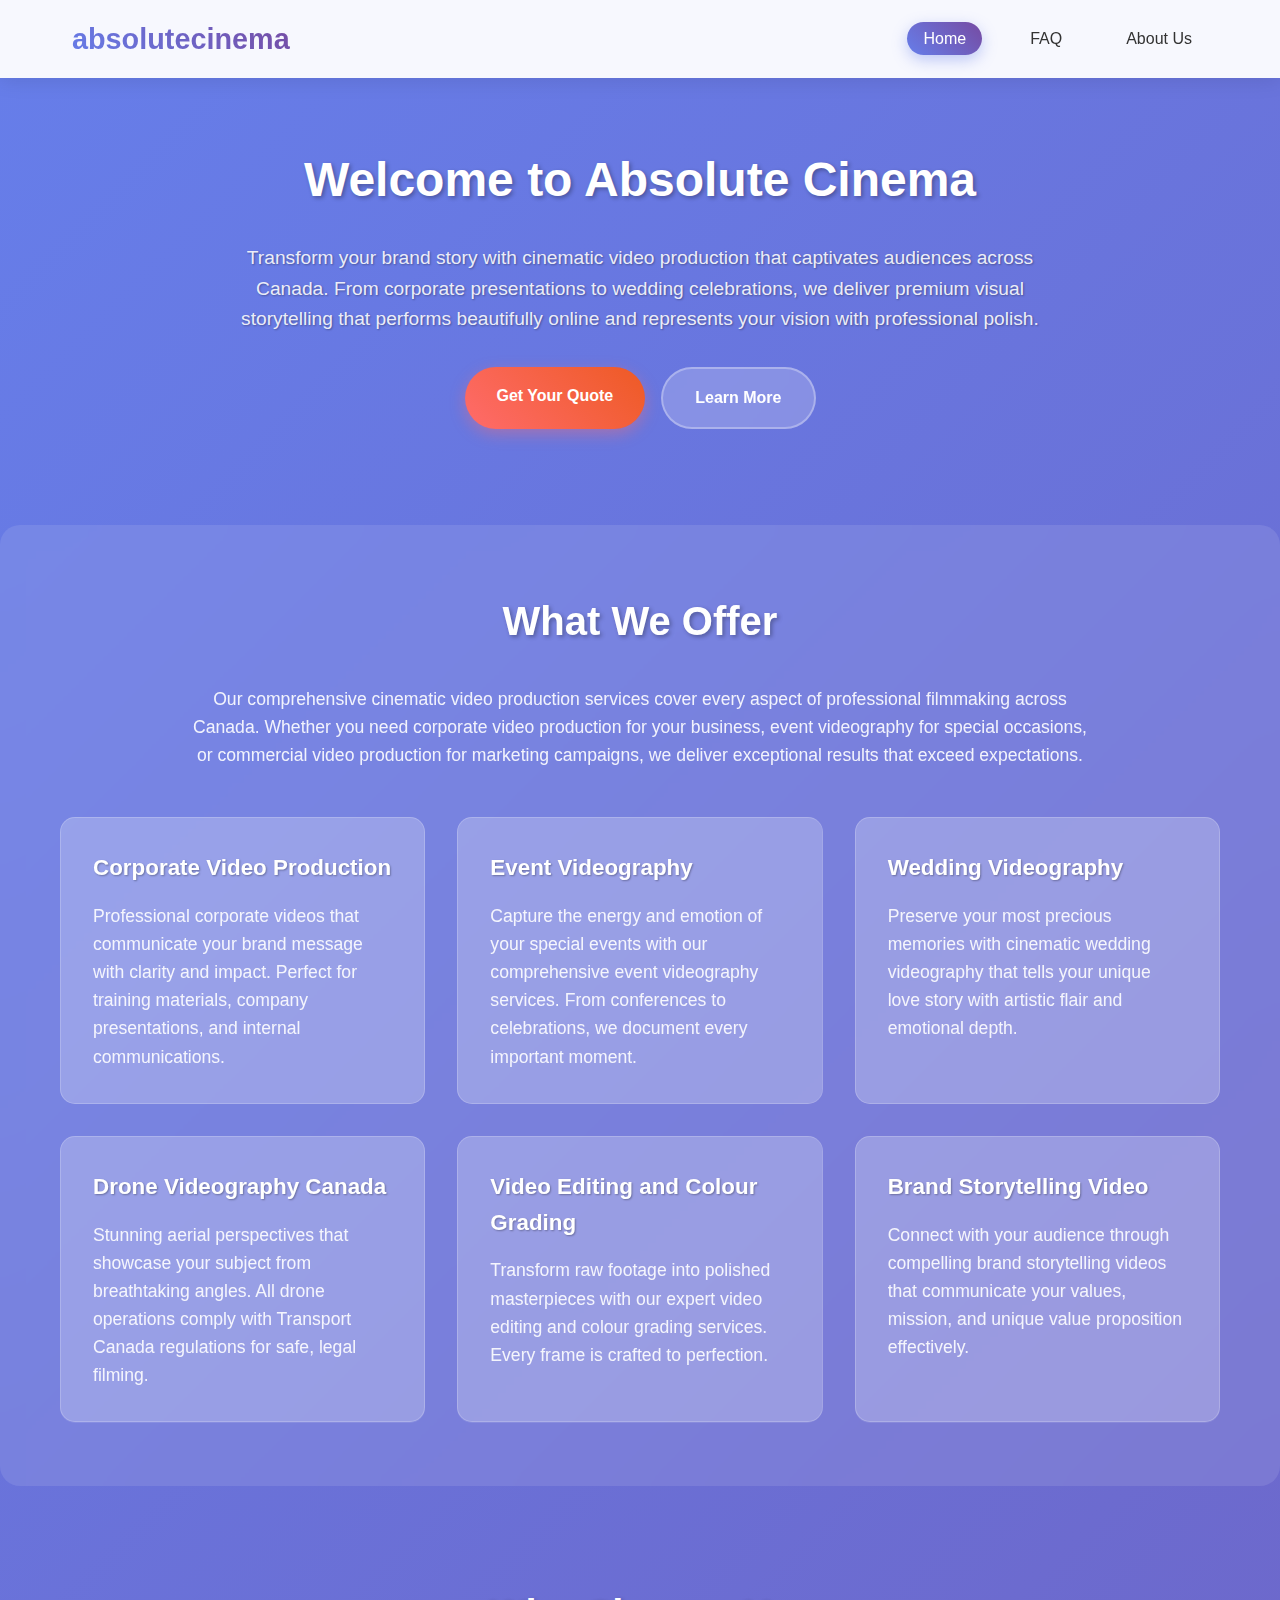
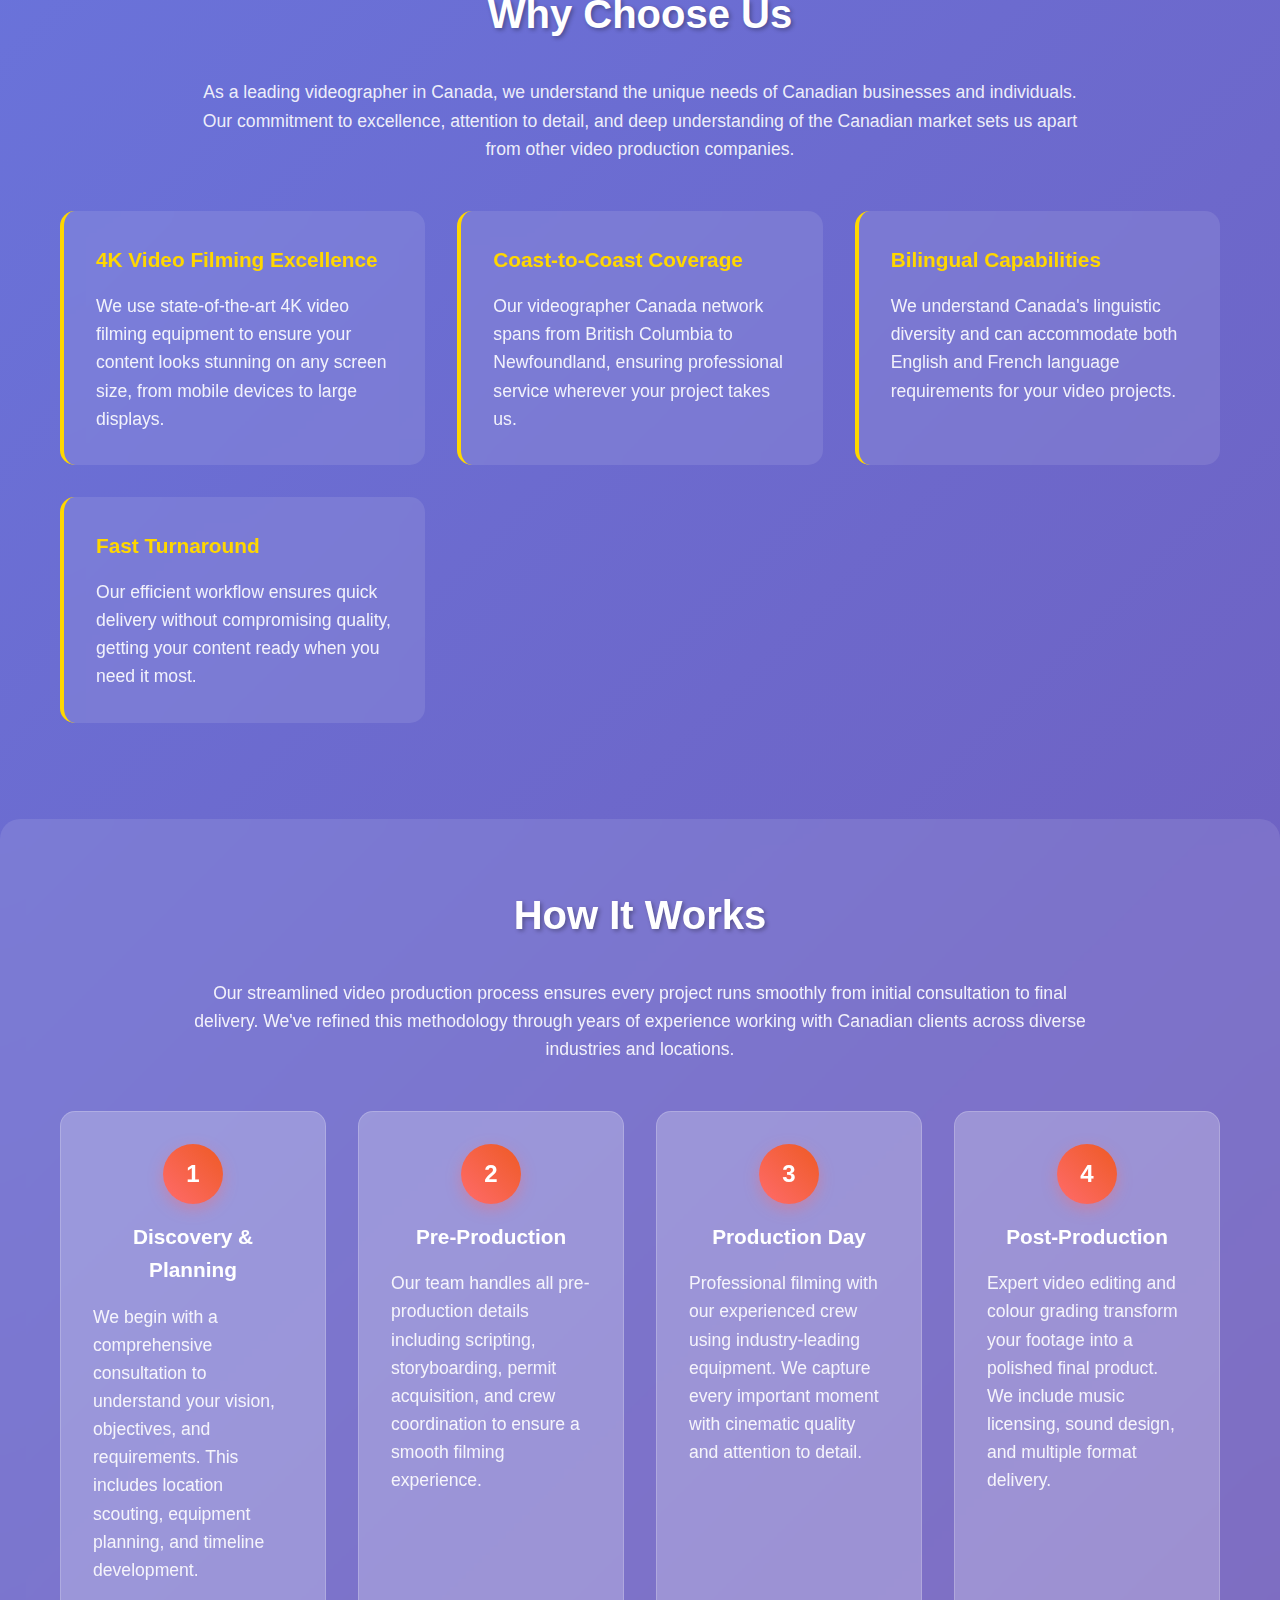
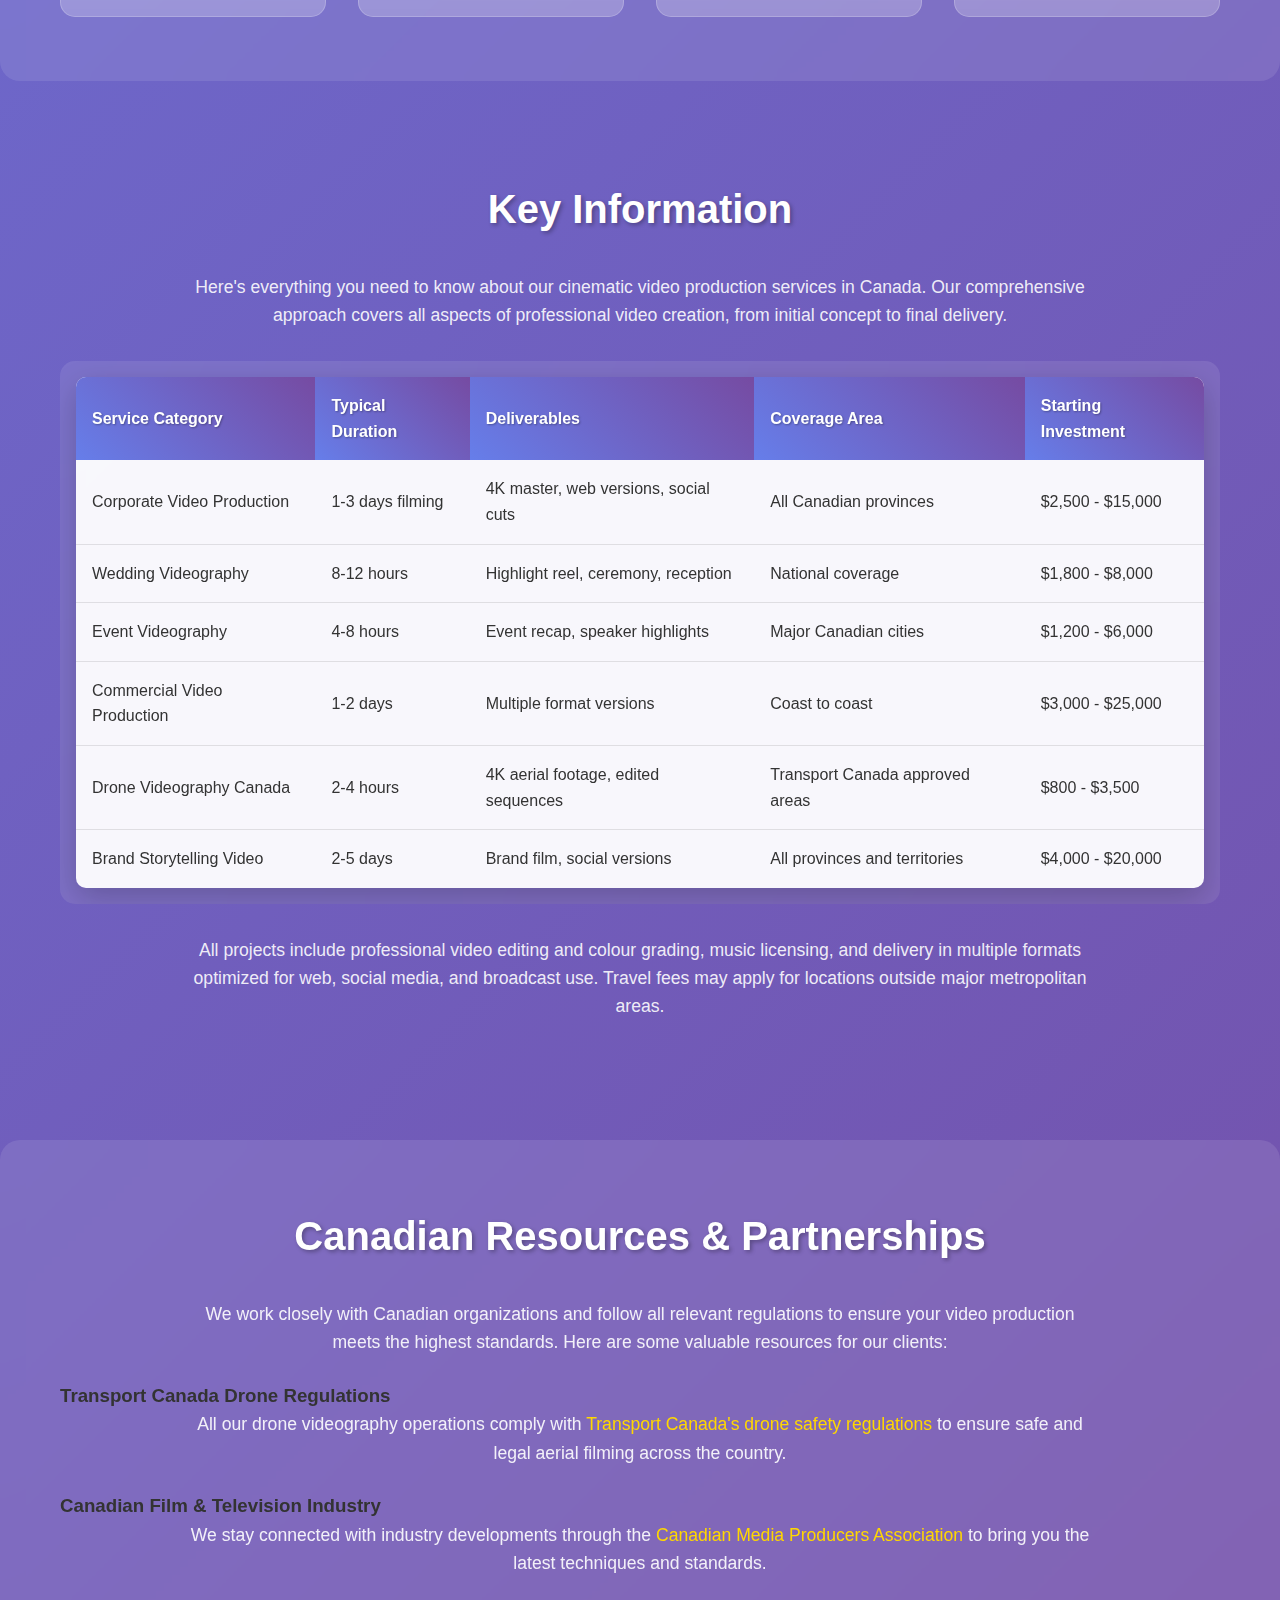
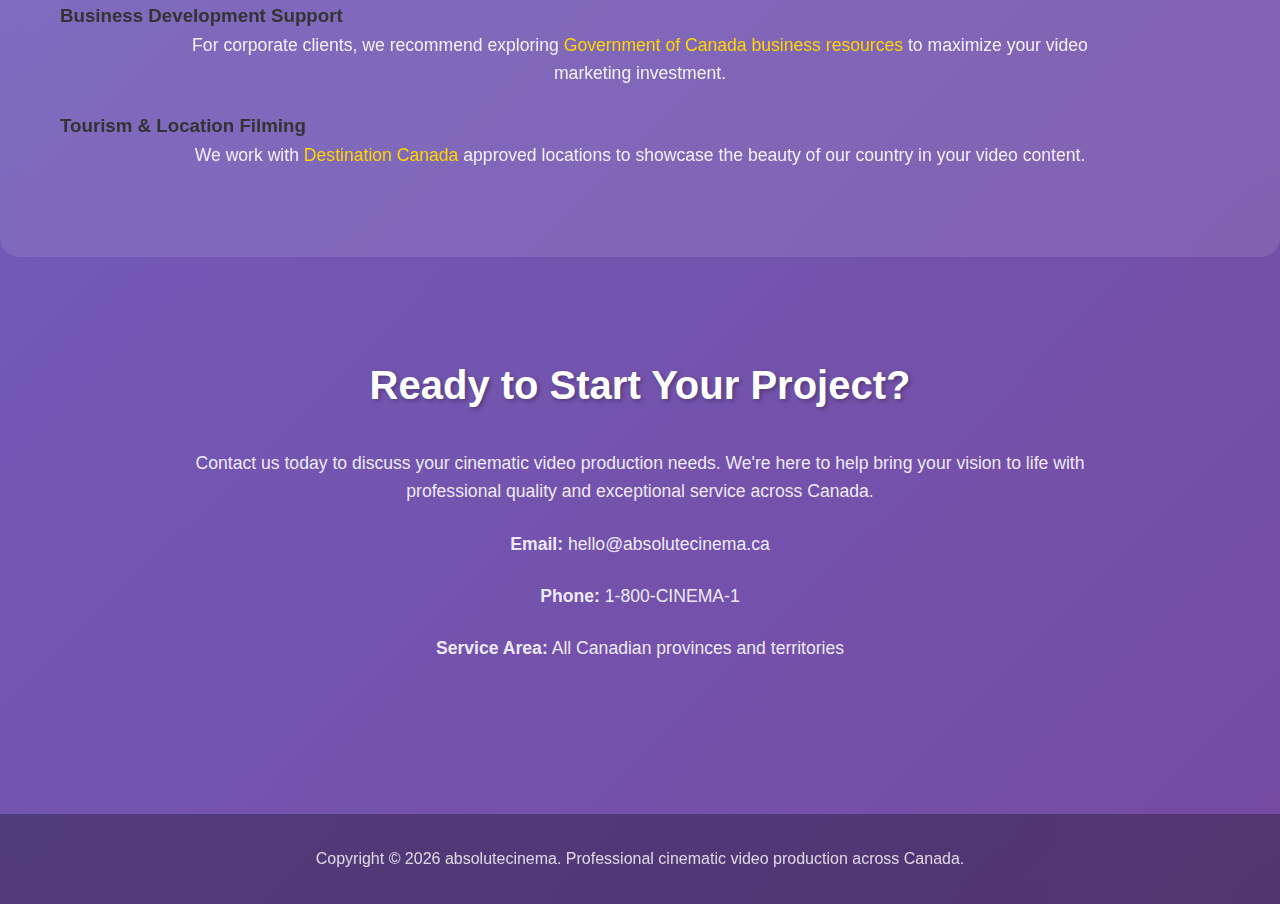
<file: index.html>
<!DOCTYPE html>
<html lang="en-CA">
<head>
    <meta charset="UTF-8">
    <meta name="viewport" content="width=device-width, initial-scale=1.0">
    <title>Home - Absolute Cinema | Cinematic Video Production in Canada</title>
    <meta name="description" content="Cinematic video production in Canada for brands & events. Filming, editing, colour grading & drone video. Get a quote today.">
    <link rel="canonical" href="https://absolutecinema.ca/">
    <link rel="preload" href="/style.css" as="style">
    <link rel="stylesheet" href="/style.css">
    <meta property="og:title" content="Home - Absolute Cinema | Cinematic Video Production in Canada">
    <meta property="og:description" content="Cinematic video production in Canada for brands & events. Filming, editing, colour grading & drone video. Get a quote today.">
    <meta property="og:type" content="website">
    <meta property="og:url" content="https://absolutecinema.ca/">
    <meta property="og:locale" content="en_CA">
    <meta name="twitter:card" content="summary">
    <meta name="twitter:title" content="Home - Absolute Cinema | Cinematic Video Production in Canada">
    <meta name="twitter:description" content="Cinematic video production in Canada for brands & events. Filming, editing, colour grading & drone video. Get a quote today.">
    <script type="application/ld+json">
    {
        "@context": "https://schema.org",
        "@type": "Organization",
        "name": "Absolute Cinema",
        "url": "https://absolutecinema.ca",
        "description": "Cinematic video production in Canada for brands & events. Filming, editing, colour grading & drone video.",
        "address": {
            "@type": "PostalAddress",
            "addressCountry": "CA"
        },
        "serviceArea": {
            "@type": "Country",
            "name": "Canada"
        },
        "services": [
            "Cinematic Video Production",
            "Corporate Video Production",
            "Event Videography",
            "Wedding Videography",
            "Drone Videography",
            "Video Editing and Colour Grading"
        ]
    }
    </script>
</head>
<body>
    <header>
        <nav>
            <div class="nav-brand">
                <h1>absolutecinema</h1>
            </div>
            <ul class="nav-links">
                <li><a href="/" class="active">Home</a></li>
                <li><a href="/faq">FAQ</a></li>
                <li><a href="/about-us">About Us</a></li>
            </ul>
        </nav>
    </header>

    <main>
        <section class="hero">
            <div class="container">
                <h2>Welcome to Absolute Cinema</h2>
                <p class="hero-text">Transform your brand story with cinematic video production that captivates audiences across Canada. From corporate presentations to wedding celebrations, we deliver premium visual storytelling that performs beautifully online and represents your vision with professional polish.</p>
                <div class="cta-buttons">
                    <a href="#contact" class="btn-primary">Get Your Quote</a>
                    <a href="/about-us" class="btn-secondary">Learn More</a>
                </div>
            </div>
        </section>

        <section class="services">
            <div class="container">
                <h2>What We Offer</h2>
                <p>Our comprehensive cinematic video production services cover every aspect of professional filmmaking across Canada. Whether you need corporate video production for your business, event videography for special occasions, or commercial video production for marketing campaigns, we deliver exceptional results that exceed expectations.</p>
                
                <div class="service-grid">
                    <div class="service-card">
                        <h3>Corporate Video Production</h3>
                        <p>Professional corporate videos that communicate your brand message with clarity and impact. Perfect for training materials, company presentations, and internal communications.</p>
                    </div>
                    <div class="service-card">
                        <h3>Event Videography</h3>
                        <p>Capture the energy and emotion of your special events with our comprehensive event videography services. From conferences to celebrations, we document every important moment.</p>
                    </div>
                    <div class="service-card">
                        <h3>Wedding Videography</h3>
                        <p>Preserve your most precious memories with cinematic wedding videography that tells your unique love story with artistic flair and emotional depth.</p>
                    </div>
                    <div class="service-card">
                        <h3>Drone Videography Canada</h3>
                        <p>Stunning aerial perspectives that showcase your subject from breathtaking angles. All drone operations comply with Transport Canada regulations for safe, legal filming.</p>
                    </div>
                    <div class="service-card">
                        <h3>Video Editing and Colour Grading</h3>
                        <p>Transform raw footage into polished masterpieces with our expert video editing and colour grading services. Every frame is crafted to perfection.</p>
                    </div>
                    <div class="service-card">
                        <h3>Brand Storytelling Video</h3>
                        <p>Connect with your audience through compelling brand storytelling videos that communicate your values, mission, and unique value proposition effectively.</p>
                    </div>
                </div>
            </div>
        </section>

        <section class="benefits">
            <div class="container">
                <h2>Why Choose Us</h2>
                <p>As a leading videographer in Canada, we understand the unique needs of Canadian businesses and individuals. Our commitment to excellence, attention to detail, and deep understanding of the Canadian market sets us apart from other video production companies.</p>
                
                <div class="benefits-list">
                    <div class="benefit">
                        <h3>4K Video Filming Excellence</h3>
                        <p>We use state-of-the-art 4K video filming equipment to ensure your content looks stunning on any screen size, from mobile devices to large displays.</p>
                    </div>
                    <div class="benefit">
                        <h3>Coast-to-Coast Coverage</h3>
                        <p>Our videographer Canada network spans from British Columbia to Newfoundland, ensuring professional service wherever your project takes us.</p>
                    </div>
                    <div class="benefit">
                        <h3>Bilingual Capabilities</h3>
                        <p>We understand Canada's linguistic diversity and can accommodate both English and French language requirements for your video projects.</p>
                    </div>
                    <div class="benefit">
                        <h3>Fast Turnaround</h3>
                        <p>Our efficient workflow ensures quick delivery without compromising quality, getting your content ready when you need it most.</p>
                    </div>
                </div>
            </div>
        </section>

        <section class="process">
            <div class="container">
                <h2>How It Works</h2>
                <p>Our streamlined video production process ensures every project runs smoothly from initial consultation to final delivery. We've refined this methodology through years of experience working with Canadian clients across diverse industries and locations.</p>
                
                <div class="process-steps">
                    <div class="step">
                        <div class="step-number">1</div>
                        <h3>Discovery & Planning</h3>
                        <p>We begin with a comprehensive consultation to understand your vision, objectives, and requirements. This includes location scouting, equipment planning, and timeline development.</p>
                    </div>
                    <div class="step">
                        <div class="step-number">2</div>
                        <h3>Pre-Production</h3>
                        <p>Our team handles all pre-production details including scripting, storyboarding, permit acquisition, and crew coordination to ensure a smooth filming experience.</p>
                    </div>
                    <div class="step">
                        <div class="step-number">3</div>
                        <h3>Production Day</h3>
                        <p>Professional filming with our experienced crew using industry-leading equipment. We capture every important moment with cinematic quality and attention to detail.</p>
                    </div>
                    <div class="step">
                        <div class="step-number">4</div>
                        <h3>Post-Production</h3>
                        <p>Expert video editing and colour grading transform your footage into a polished final product. We include music licensing, sound design, and multiple format delivery.</p>
                    </div>
                </div>
            </div>
        </section>

        <section class="key-info">
            <div class="container">
                <h2>Key Information</h2>
                <p>Here's everything you need to know about our cinematic video production services in Canada. Our comprehensive approach covers all aspects of professional video creation, from initial concept to final delivery.</p>
                
                <div class="info-table-wrapper">
                    <table class="info-table">
                        <thead>
                            <tr>
                                <th>Service Category</th>
                                <th>Typical Duration</th>
                                <th>Deliverables</th>
                                <th>Coverage Area</th>
                                <th>Starting Investment</th>
                            </tr>
                        </thead>
                        <tbody>
                            <tr>
                                <td>Corporate Video Production</td>
                                <td>1-3 days filming</td>
                                <td>4K master, web versions, social cuts</td>
                                <td>All Canadian provinces</td>
                                <td>$2,500 - $15,000</td>
                            </tr>
                            <tr>
                                <td>Wedding Videography</td>
                                <td>8-12 hours</td>
                                <td>Highlight reel, ceremony, reception</td>
                                <td>National coverage</td>
                                <td>$1,800 - $8,000</td>
                            </tr>
                            <tr>
                                <td>Event Videography</td>
                                <td>4-8 hours</td>
                                <td>Event recap, speaker highlights</td>
                                <td>Major Canadian cities</td>
                                <td>$1,200 - $6,000</td>
                            </tr>
                            <tr>
                                <td>Commercial Video Production</td>
                                <td>1-2 days</td>
                                <td>Multiple format versions</td>
                                <td>Coast to coast</td>
                                <td>$3,000 - $25,000</td>
                            </tr>
                            <tr>
                                <td>Drone Videography Canada</td>
                                <td>2-4 hours</td>
                                <td>4K aerial footage, edited sequences</td>
                                <td>Transport Canada approved areas</td>
                                <td>$800 - $3,500</td>
                            </tr>
                            <tr>
                                <td>Brand Storytelling Video</td>
                                <td>2-5 days</td>
                                <td>Brand film, social versions</td>
                                <td>All provinces and territories</td>
                                <td>$4,000 - $20,000</td>
                            </tr>
                        </tbody>
                    </table>
                </div>
                
                <p>All projects include professional video editing and colour grading, music licensing, and delivery in multiple formats optimized for web, social media, and broadcast use. Travel fees may apply for locations outside major metropolitan areas.</p>
            </div>
        </section>

        <section class="resources">
            <div class="container">
                <h2>Canadian Resources & Partnerships</h2>
                <p>We work closely with Canadian organizations and follow all relevant regulations to ensure your video production meets the highest standards. Here are some valuable resources for our clients:</p>
                
                <div class="resource-links">
                    <div class="resource">
                        <h3>Transport Canada Drone Regulations</h3>
                        <p>All our drone videography operations comply with <a href="https://tc.canada.ca/en/aviation/drone-safety" target="_blank" rel="noopener">Transport Canada's drone safety regulations</a> to ensure safe and legal aerial filming across the country.</p>
                    </div>
                    <div class="resource">
                        <h3>Canadian Film & Television Industry</h3>
                        <p>We stay connected with industry developments through the <a href="https://www.cmpa.ca" target="_blank" rel="noopener">Canadian Media Producers Association</a> to bring you the latest techniques and standards.</p>
                    </div>
                    <div class="resource">
                        <h3>Business Development Support</h3>
                        <p>For corporate clients, we recommend exploring <a href="https://www.canada.ca/en/services/business.html" target="_blank" rel="noopener">Government of Canada business resources</a> to maximize your video marketing investment.</p>
                    </div>
                    <div class="resource">
                        <h3>Tourism & Location Filming</h3>
                        <p>We work with <a href="https://www.destinationcanada.com" target="_blank" rel="noopener">Destination Canada</a> approved locations to showcase the beauty of our country in your video content.</p>
                    </div>
                </div>
            </div>
        </section>

        <section id="contact" class="contact">
            <div class="container">
                <h2>Ready to Start Your Project?</h2>
                <p>Contact us today to discuss your cinematic video production needs. We're here to help bring your vision to life with professional quality and exceptional service across Canada.</p>
                <div class="contact-info">
                    <p><strong>Email:</strong> hello@absolutecinema.ca</p>
                    <p><strong>Phone:</strong> 1-800-CINEMA-1</p>
                    <p><strong>Service Area:</strong> All Canadian provinces and territories</p>
                </div>
            </div>
        </section>
    </main>

    <footer>
        <div class="container">
            <p>Copyright © 2026 absolutecinema. Professional cinematic video production across Canada.</p>
        </div>
    </footer>
</body>
</html>
</file>
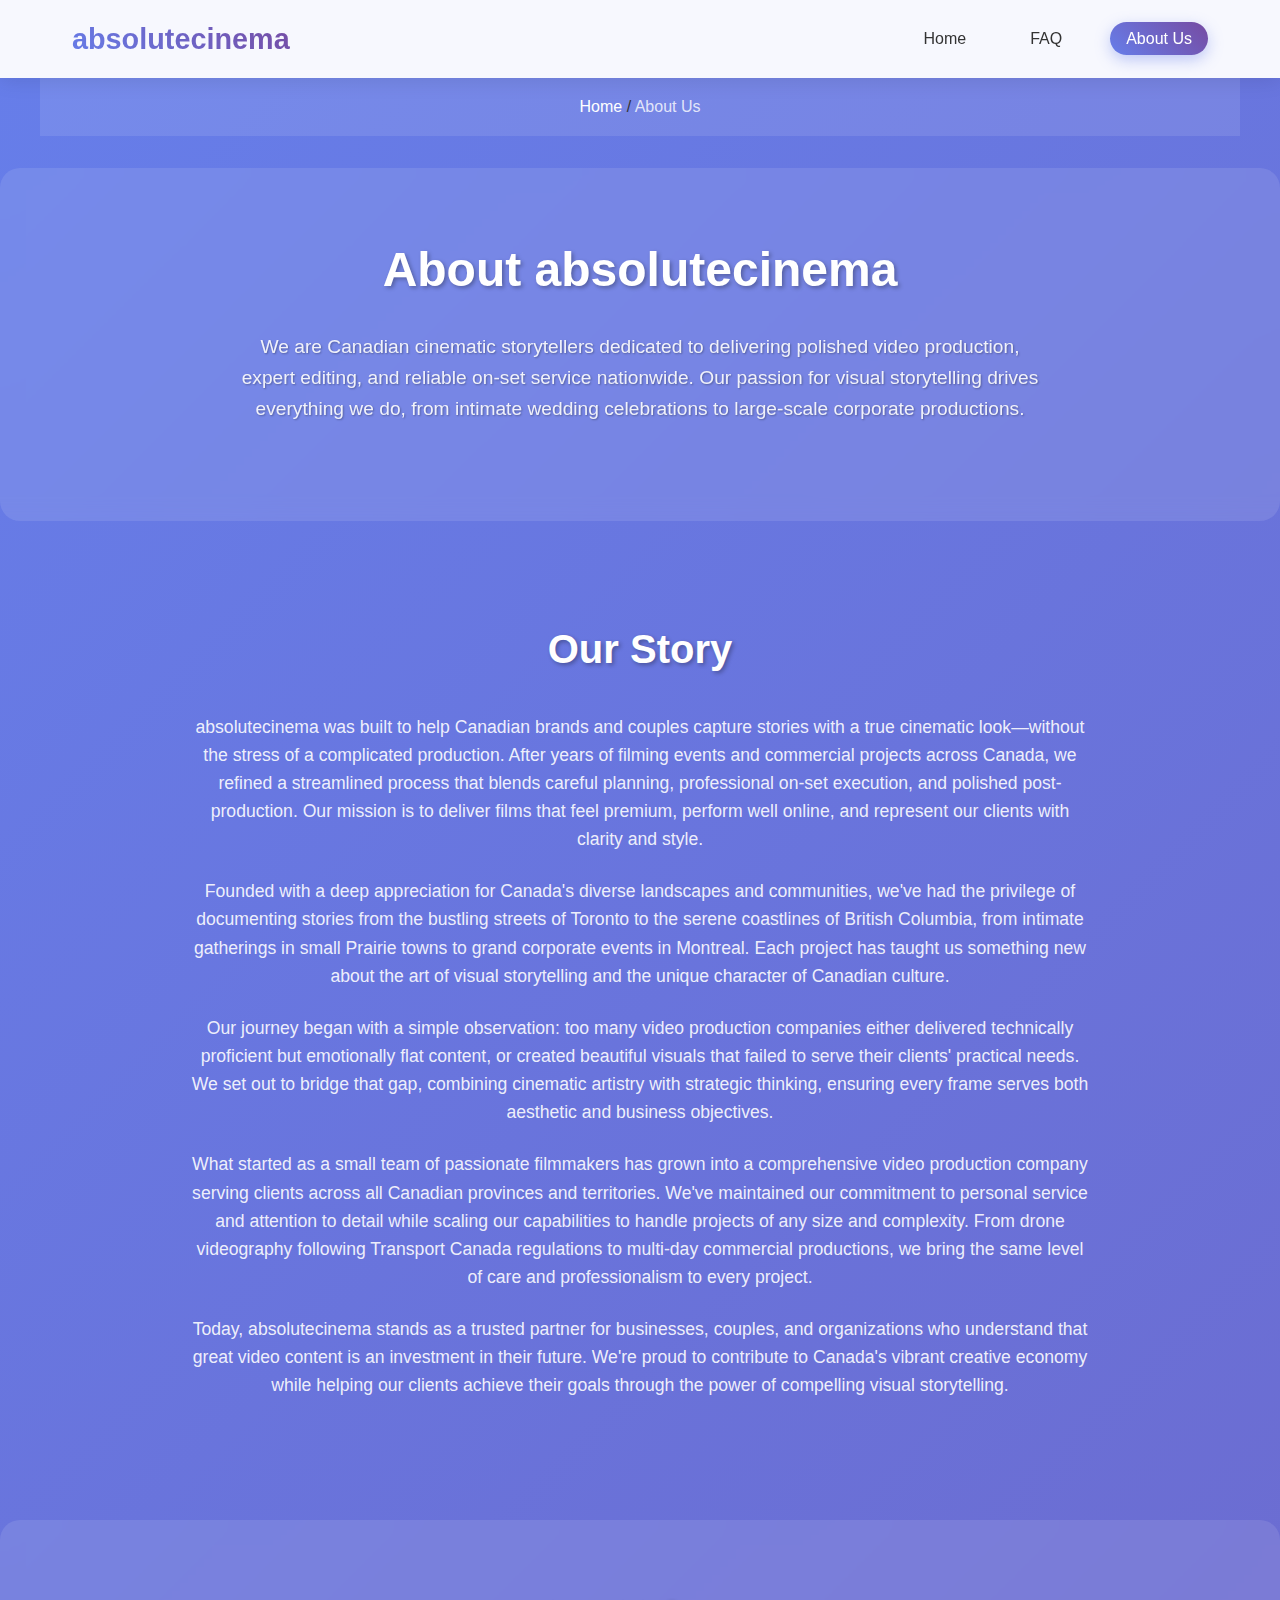
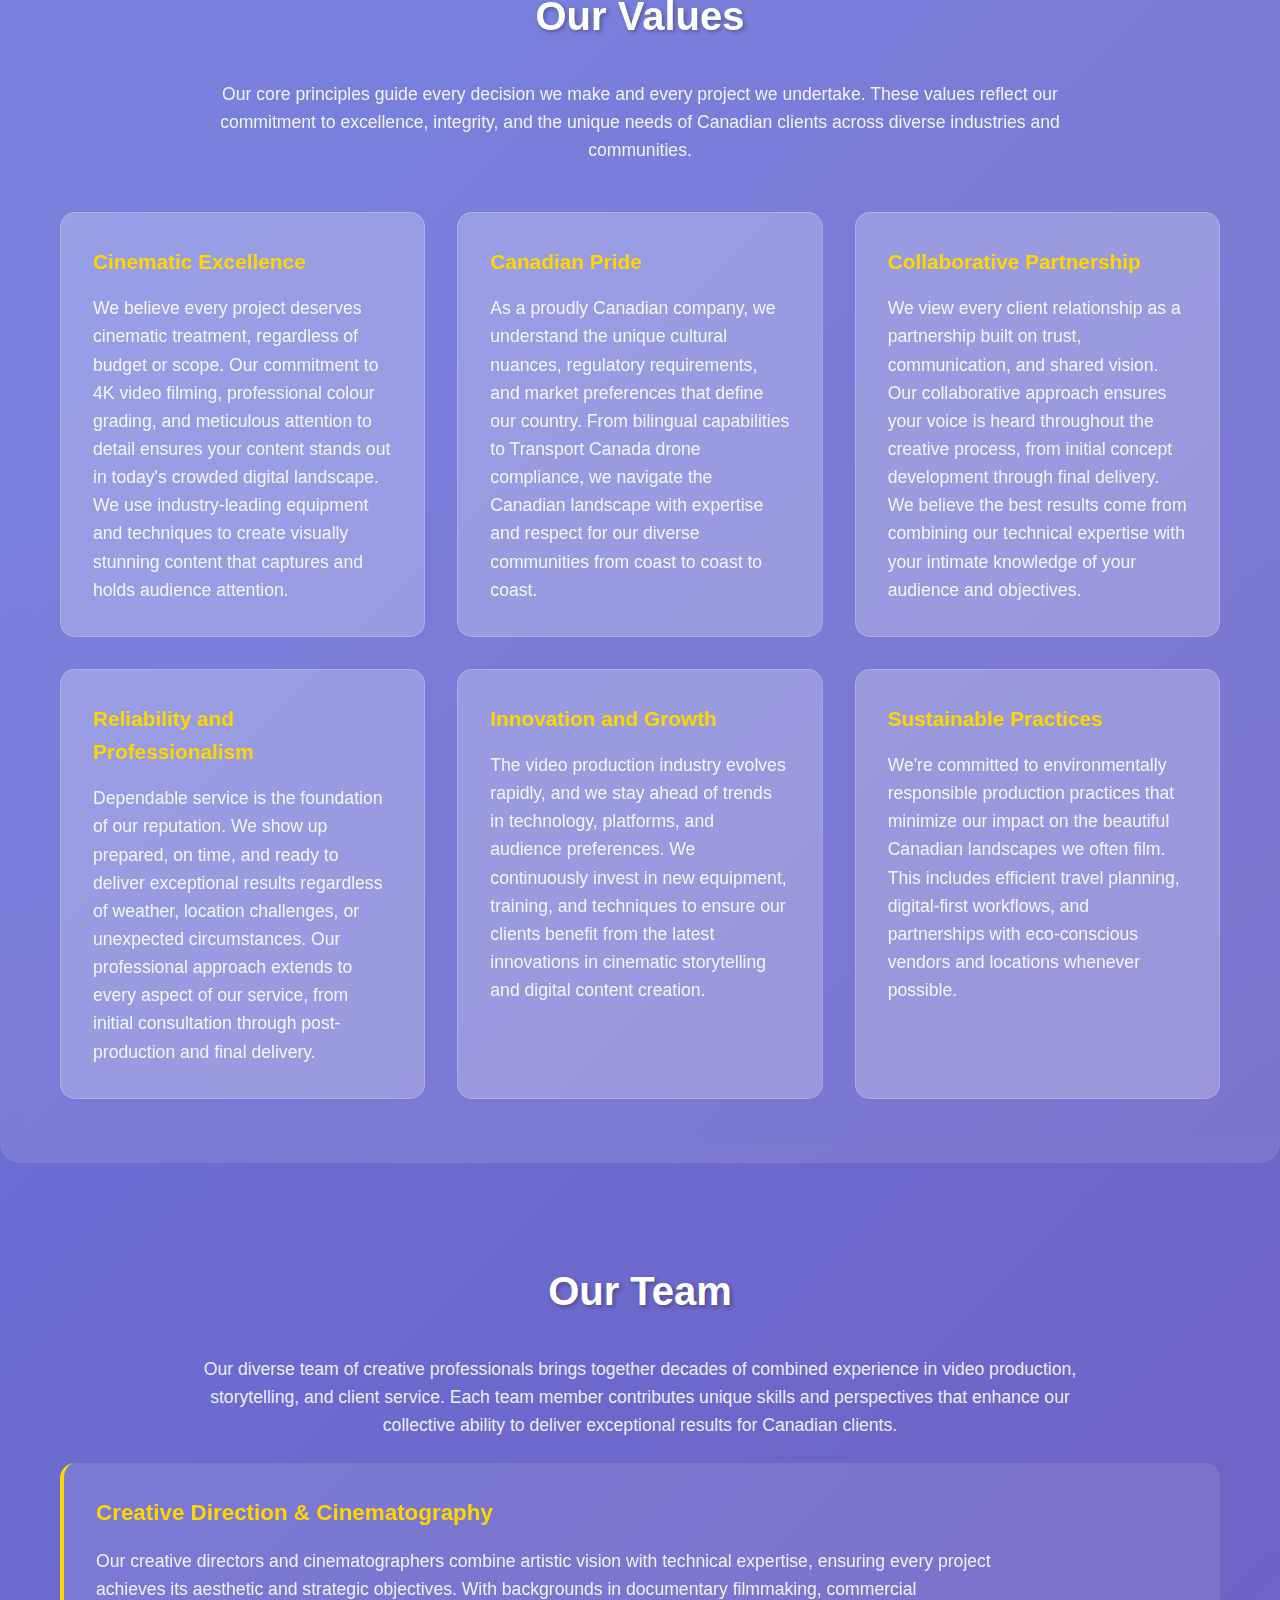
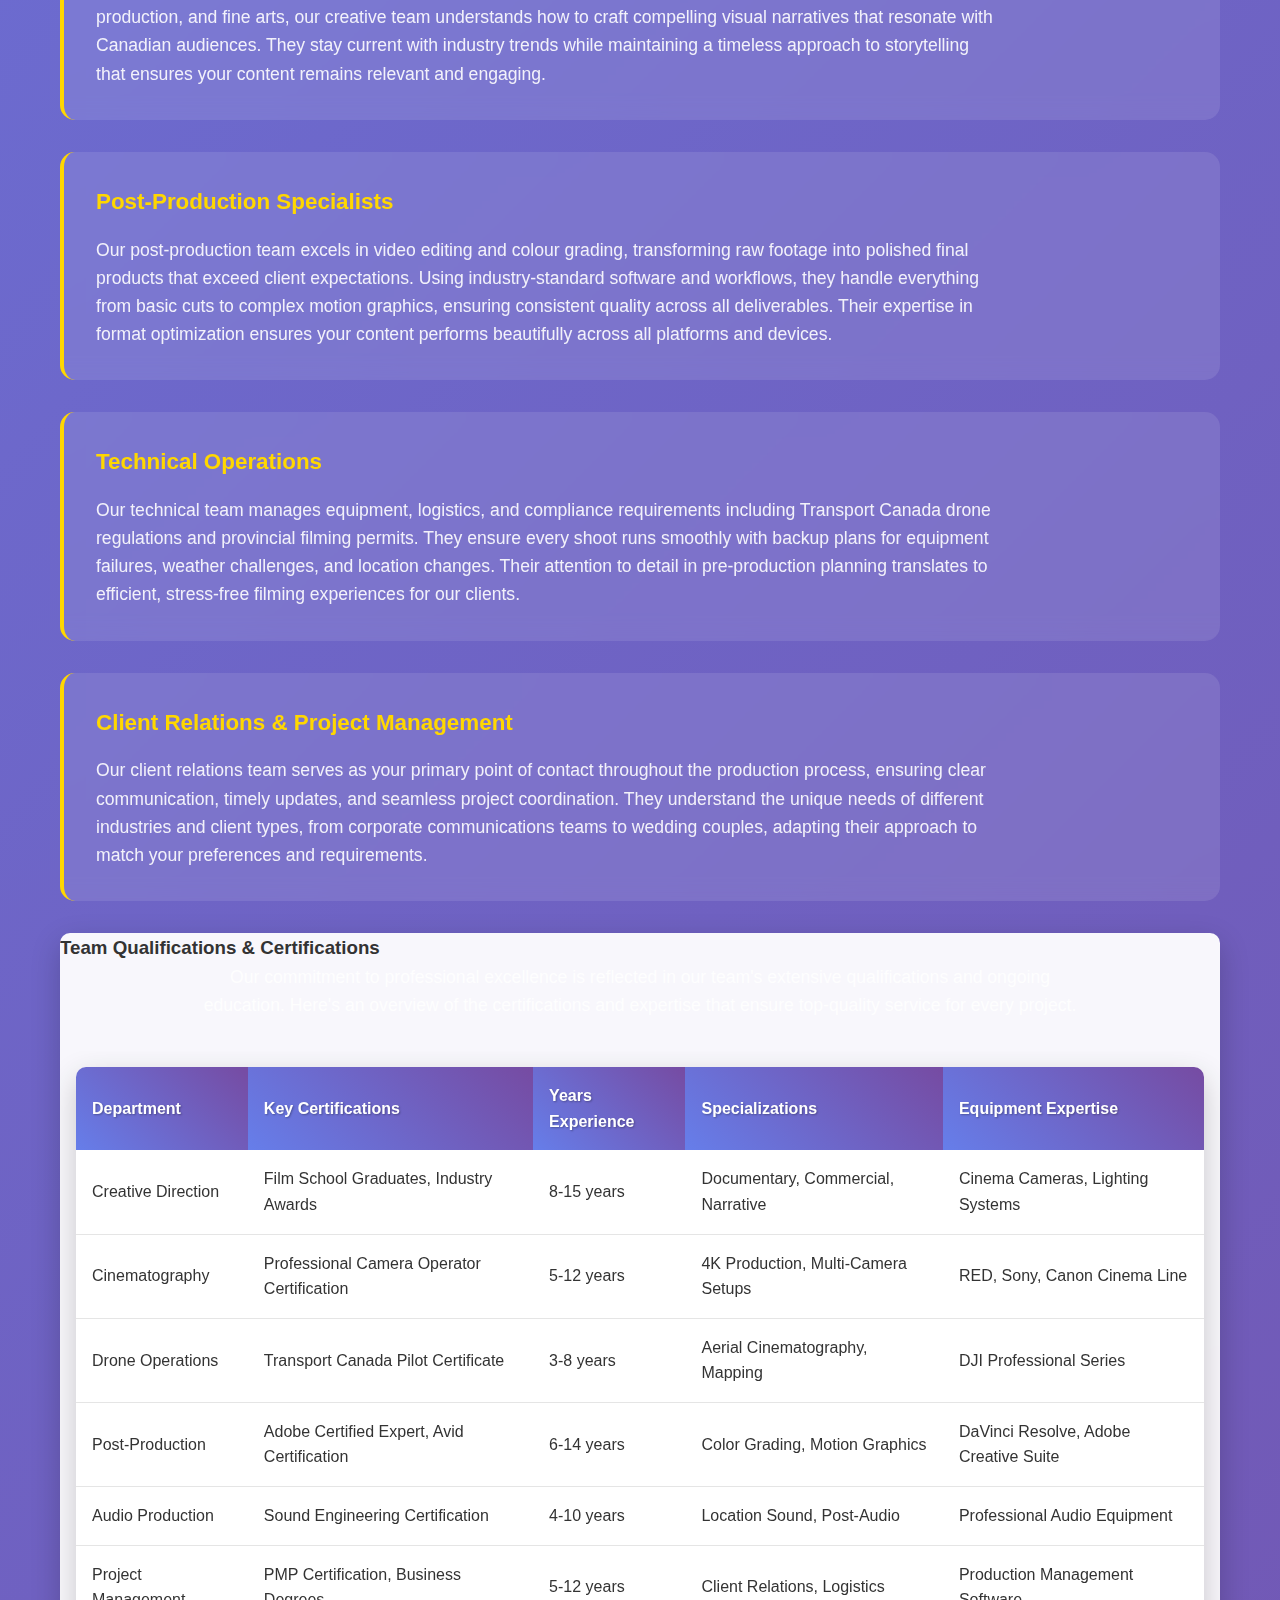
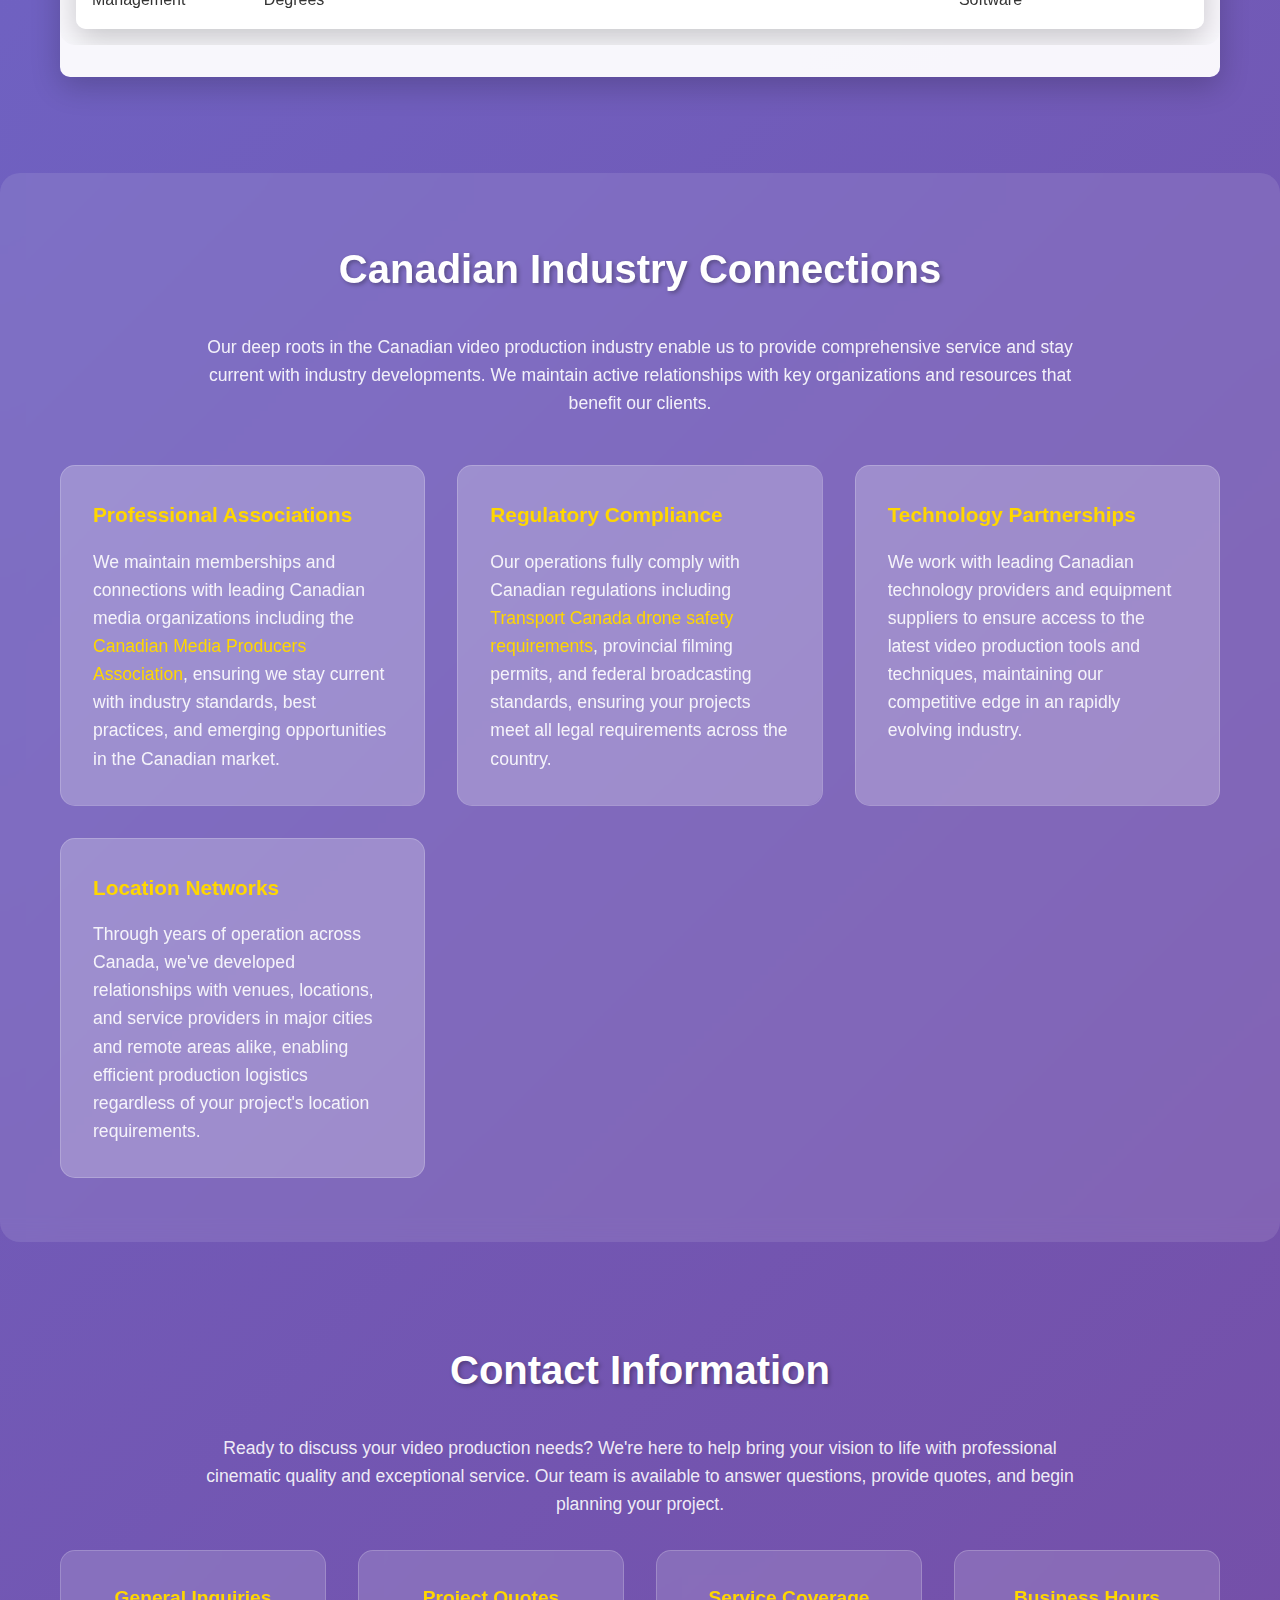
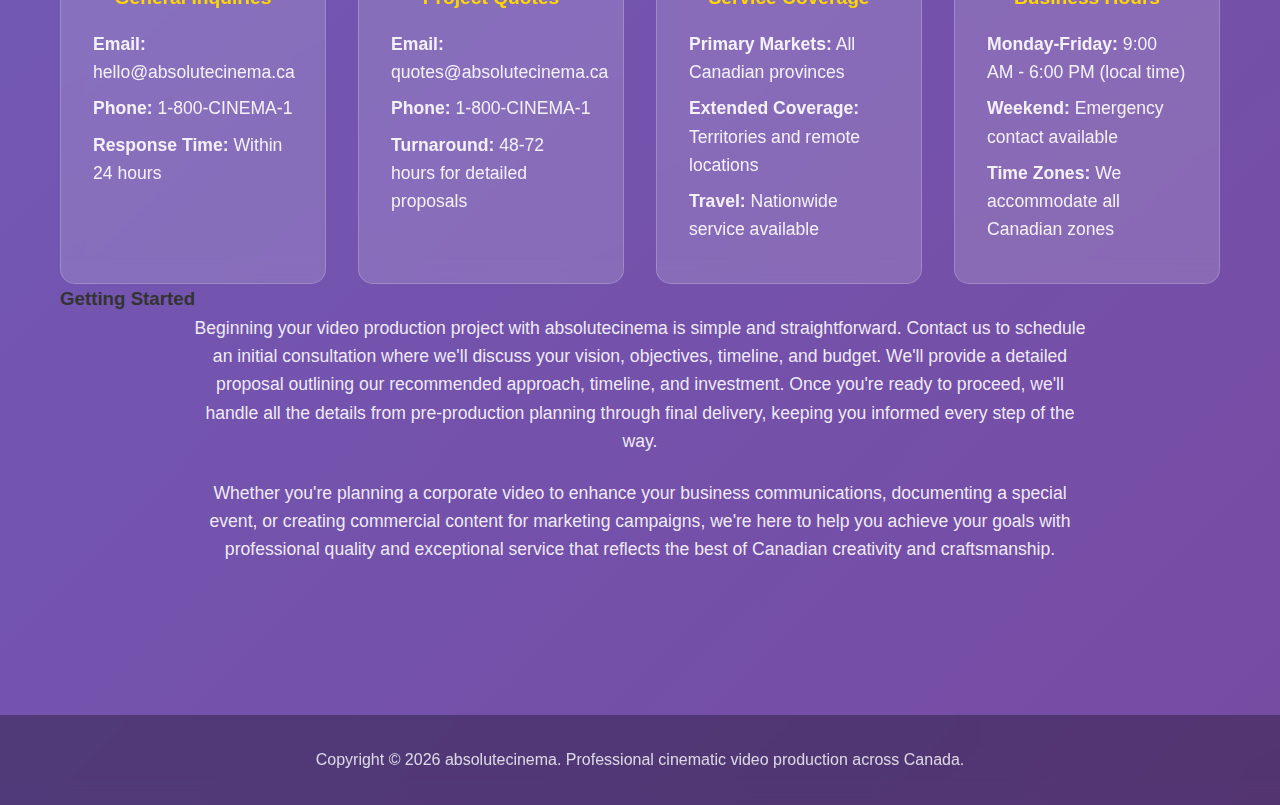
<file: about-us.html>
<!DOCTYPE html>
<html lang="en-CA">
<head>
    <meta charset="UTF-8">
    <meta name="viewport" content="width=device-width, initial-scale=1.0">
    <title>About Us - absolutecinema</title>
    <meta name="description" content="Meet absolutecinema—Canadian cinematic storytellers delivering polished video production, editing, and reliable on-set service nationwide.">
    <link rel="canonical" href="https://absolutecinema.ca/about-us">
    <link rel="preload" href="/style.css" as="style">
    <link rel="stylesheet" href="/style.css">
    <meta property="og:title" content="About Us - absolutecinema">
    <meta property="og:description" content="Meet absolutecinema—Canadian cinematic storytellers delivering polished video production, editing, and reliable on-set service nationwide.">
    <meta property="og:type" content="website">
    <meta property="og:url" content="https://absolutecinema.ca/about-us">
    <meta property="og:locale" content="en_CA">
    <meta name="twitter:card" content="summary">
    <meta name="twitter:title" content="About Us - absolutecinema">
    <meta name="twitter:description" content="Meet absolutecinema—Canadian cinematic storytellers delivering polished video production, editing, and reliable on-set service nationwide.">
    <script type="application/ld+json">
    {
        "@context": "https://schema.org",
        "@type": "BreadcrumbList",
        "itemListElement": [
            {
                "@type": "ListItem",
                "position": 1,
                "name": "Home",
                "item": "https://absolutecinema.ca/"
            },
            {
                "@type": "ListItem",
                "position": 2,
                "name": "About Us",
                "item": "https://absolutecinema.ca/about-us"
            }
        ]
    }
    </script>
</head>
<body>
    <header>
        <nav>
            <div class="nav-brand">
                <h1>absolutecinema</h1>
            </div>
            <ul class="nav-links">
                <li><a href="/">Home</a></li>
                <li><a href="/faq">FAQ</a></li>
                <li><a href="/about-us" class="active">About Us</a></li>
            </ul>
        </nav>
    </header>

    <main>
        <nav aria-label="breadcrumb" class="breadcrumb">
            <div class="container">
                <a href="/">Home</a> / <span>About Us</span>
            </div>
        </nav>

        <section class="about-hero">
            <div class="container">
                <h2>About absolutecinema</h2>
                <p>We are Canadian cinematic storytellers dedicated to delivering polished video production, expert editing, and reliable on-set service nationwide. Our passion for visual storytelling drives everything we do, from intimate wedding celebrations to large-scale corporate productions.</p>
            </div>
        </section>

        <section class="our-story">
            <div class="container">
                <h2>Our Story</h2>
                <p>absolutecinema was built to help Canadian brands and couples capture stories with a true cinematic look—without the stress of a complicated production. After years of filming events and commercial projects across Canada, we refined a streamlined process that blends careful planning, professional on-set execution, and polished post-production. Our mission is to deliver films that feel premium, perform well online, and represent our clients with clarity and style.</p>
                
                <p>Founded with a deep appreciation for Canada's diverse landscapes and communities, we've had the privilege of documenting stories from the bustling streets of Toronto to the serene coastlines of British Columbia, from intimate gatherings in small Prairie towns to grand corporate events in Montreal. Each project has taught us something new about the art of visual storytelling and the unique character of Canadian culture.</p>
                
                <p>Our journey began with a simple observation: too many video production companies either delivered technically proficient but emotionally flat content, or created beautiful visuals that failed to serve their clients' practical needs. We set out to bridge that gap, combining cinematic artistry with strategic thinking, ensuring every frame serves both aesthetic and business objectives.</p>
                
                <p>What started as a small team of passionate filmmakers has grown into a comprehensive video production company serving clients across all Canadian provinces and territories. We've maintained our commitment to personal service and attention to detail while scaling our capabilities to handle projects of any size and complexity. From drone videography following Transport Canada regulations to multi-day commercial productions, we bring the same level of care and professionalism to every project.</p>
                
                <p>Today, absolutecinema stands as a trusted partner for businesses, couples, and organizations who understand that great video content is an investment in their future. We're proud to contribute to Canada's vibrant creative economy while helping our clients achieve their goals through the power of compelling visual storytelling.</p>
            </div>
        </section>

        <section class="our-values">
            <div class="container">
                <h2>Our Values</h2>
                <p>Our core principles guide every decision we make and every project we undertake. These values reflect our commitment to excellence, integrity, and the unique needs of Canadian clients across diverse industries and communities.</p>
                
                <div class="values-grid">
                    <div class="value-card">
                        <h3>Cinematic Excellence</h3>
                        <p>We believe every project deserves cinematic treatment, regardless of budget or scope. Our commitment to 4K video filming, professional colour grading, and meticulous attention to detail ensures your content stands out in today's crowded digital landscape. We use industry-leading equipment and techniques to create visually stunning content that captures and holds audience attention.</p>
                    </div>
                    
                    <div class="value-card">
                        <h3>Canadian Pride</h3>
                        <p>As a proudly Canadian company, we understand the unique cultural nuances, regulatory requirements, and market preferences that define our country. From bilingual capabilities to Transport Canada drone compliance, we navigate the Canadian landscape with expertise and respect for our diverse communities from coast to coast to coast.</p>
                    </div>
                    
                    <div class="value-card">
                        <h3>Collaborative Partnership</h3>
                        <p>We view every client relationship as a partnership built on trust, communication, and shared vision. Our collaborative approach ensures your voice is heard throughout the creative process, from initial concept development through final delivery. We believe the best results come from combining our technical expertise with your intimate knowledge of your audience and objectives.</p>
                    </div>
                    
                    <div class="value-card">
                        <h3>Reliability and Professionalism</h3>
                        <p>Dependable service is the foundation of our reputation. We show up prepared, on time, and ready to deliver exceptional results regardless of weather, location challenges, or unexpected circumstances. Our professional approach extends to every aspect of our service, from initial consultation through post-production and final delivery.</p>
                    </div>
                    
                    <div class="value-card">
                        <h3>Innovation and Growth</h3>
                        <p>The video production industry evolves rapidly, and we stay ahead of trends in technology, platforms, and audience preferences. We continuously invest in new equipment, training, and techniques to ensure our clients benefit from the latest innovations in cinematic storytelling and digital content creation.</p>
                    </div>
                    
                    <div class="value-card">
                        <h3>Sustainable Practices</h3>
                        <p>We're committed to environmentally responsible production practices that minimize our impact on the beautiful Canadian landscapes we often film. This includes efficient travel planning, digital-first workflows, and partnerships with eco-conscious vendors and locations whenever possible.</p>
                    </div>
                </div>
            </div>
        </section>

        <section class="our-team">
            <div class="container">
                <h2>Our Team</h2>
                <p>Our diverse team of creative professionals brings together decades of combined experience in video production, storytelling, and client service. Each team member contributes unique skills and perspectives that enhance our collective ability to deliver exceptional results for Canadian clients.</p>
                
                <div class="team-overview">
                    <div class="team-section">
                        <h3>Creative Direction & Cinematography</h3>
                        <p>Our creative directors and cinematographers combine artistic vision with technical expertise, ensuring every project achieves its aesthetic and strategic objectives. With backgrounds in documentary filmmaking, commercial production, and fine arts, our creative team understands how to craft compelling visual narratives that resonate with Canadian audiences. They stay current with industry trends while maintaining a timeless approach to storytelling that ensures your content remains relevant and engaging.</p>
                    </div>
                    
                    <div class="team-section">
                        <h3>Post-Production Specialists</h3>
                        <p>Our post-production team excels in video editing and colour grading, transforming raw footage into polished final products that exceed client expectations. Using industry-standard software and workflows, they handle everything from basic cuts to complex motion graphics, ensuring consistent quality across all deliverables. Their expertise in format optimization ensures your content performs beautifully across all platforms and devices.</p>
                    </div>
                    
                    <div class="team-section">
                        <h3>Technical Operations</h3>
                        <p>Our technical team manages equipment, logistics, and compliance requirements including Transport Canada drone regulations and provincial filming permits. They ensure every shoot runs smoothly with backup plans for equipment failures, weather challenges, and location changes. Their attention to detail in pre-production planning translates to efficient, stress-free filming experiences for our clients.</p>
                    </div>
                    
                    <div class="team-section">
                        <h3>Client Relations & Project Management</h3>
                        <p>Our client relations team serves as your primary point of contact throughout the production process, ensuring clear communication, timely updates, and seamless project coordination. They understand the unique needs of different industries and client types, from corporate communications teams to wedding couples, adapting their approach to match your preferences and requirements.</p>
                    </div>
                </div>
                
                <div class="qualifications-table">
                    <h3>Team Qualifications & Certifications</h3>
                    <p>Our commitment to professional excellence is reflected in our team's extensive qualifications and ongoing education. Here's an overview of the certifications and expertise that ensure top-quality service for every project.</p>
                    
                    <div class="table-wrapper">
                        <table class="qualifications-table">
                            <thead>
                                <tr>
                                    <th>Department</th>
                                    <th>Key Certifications</th>
                                    <th>Years Experience</th>
                                    <th>Specializations</th>
                                    <th>Equipment Expertise</th>
                                </tr>
                            </thead>
                            <tbody>
                                <tr>
                                    <td>Creative Direction</td>
                                    <td>Film School Graduates, Industry Awards</td>
                                    <td>8-15 years</td>
                                    <td>Documentary, Commercial, Narrative</td>
                                    <td>Cinema Cameras, Lighting Systems</td>
                                </tr>
                                <tr>
                                    <td>Cinematography</td>
                                    <td>Professional Camera Operator Certification</td>
                                    <td>5-12 years</td>
                                    <td>4K Production, Multi-Camera Setups</td>
                                    <td>RED, Sony, Canon Cinema Line</td>
                                </tr>
                                <tr>
                                    <td>Drone Operations</td>
                                    <td>Transport Canada Pilot Certificate</td>
                                    <td>3-8 years</td>
                                    <td>Aerial Cinematography, Mapping</td>
                                    <td>DJI Professional Series</td>
                                </tr>
                                <tr>
                                    <td>Post-Production</td>
                                    <td>Adobe Certified Expert, Avid Certification</td>
                                    <td>6-14 years</td>
                                    <td>Color Grading, Motion Graphics</td>
                                    <td>DaVinci Resolve, Adobe Creative Suite</td>
                                </tr>
                                <tr>
                                    <td>Audio Production</td>
                                    <td>Sound Engineering Certification</td>
                                    <td>4-10 years</td>
                                    <td>Location Sound, Post-Audio</td>
                                    <td>Professional Audio Equipment</td>
                                </tr>
                                <tr>
                                    <td>Project Management</td>
                                    <td>PMP Certification, Business Degrees</td>
                                    <td>5-12 years</td>
                                    <td>Client Relations, Logistics</td>
                                    <td>Production Management Software</td>
                                </tr>
                            </tbody>
                        </table>
                    </div>
                </div>
            </div>
        </section>

        <section class="canadian-resources">
            <div class="container">
                <h2>Canadian Industry Connections</h2>
                <p>Our deep roots in the Canadian video production industry enable us to provide comprehensive service and stay current with industry developments. We maintain active relationships with key organizations and resources that benefit our clients.</p>
                
                <div class="resources-grid">
                    <div class="resource-item">
                        <h3>Professional Associations</h3>
                        <p>We maintain memberships and connections with leading Canadian media organizations including the <a href="https://www.cmpa.ca" target="_blank" rel="noopener">Canadian Media Producers Association</a>, ensuring we stay current with industry standards, best practices, and emerging opportunities in the Canadian market.</p>
                    </div>
                    
                    <div class="resource-item">
                        <h3>Regulatory Compliance</h3>
                        <p>Our operations fully comply with Canadian regulations including <a href="https://tc.canada.ca/en/aviation/drone-safety" target="_blank" rel="noopener">Transport Canada drone safety requirements</a>, provincial filming permits, and federal broadcasting standards, ensuring your projects meet all legal requirements across the country.</p>
                    </div>
                    
                    <div class="resource-item">
                        <h3>Technology Partnerships</h3>
                        <p>We work with leading Canadian technology providers and equipment suppliers to ensure access to the latest video production tools and techniques, maintaining our competitive edge in an rapidly evolving industry.</p>
                    </div>
                    
                    <div class="resource-item">
                        <h3>Location Networks</h3>
                        <p>Through years of operation across Canada, we've developed relationships with venues, locations, and service providers in major cities and remote areas alike, enabling efficient production logistics regardless of your project's location requirements.</p>
                    </div>
                </div>
            </div>
        </section>

        <section class="contact-info">
            <div class="container">
                <h2>Contact Information</h2>
                <p>Ready to discuss your video production needs? We're here to help bring your vision to life with professional cinematic quality and exceptional service. Our team is available to answer questions, provide quotes, and begin planning your project.</p>
                
                <div class="contact-details">
                    <div class="contact-grid">
                        <div class="contact-card">
                            <h3>General Inquiries</h3>
                            <p><strong>Email:</strong> hello@absolutecinema.ca</p>
                            <p><strong>Phone:</strong> 1-800-CINEMA-1</p>
                            <p><strong>Response Time:</strong> Within 24 hours</p>
                        </div>
                        
                        <div class="contact-card">
                            <h3>Project Quotes</h3>
                            <p><strong>Email:</strong> quotes@absolutecinema.ca</p>
                            <p><strong>Phone:</strong> 1-800-CINEMA-1</p>
                            <p><strong>Turnaround:</strong> 48-72 hours for detailed proposals</p>
                        </div>
                        
                        <div class="contact-card">
                            <h3>Service Coverage</h3>
                            <p><strong>Primary Markets:</strong> All Canadian provinces</p>
                            <p><strong>Extended Coverage:</strong> Territories and remote locations</p>
                            <p><strong>Travel:</strong> Nationwide service available</p>
                        </div>
                        
                        <div class="contact-card">
                            <h3>Business Hours</h3>
                            <p><strong>Monday-Friday:</strong> 9:00 AM - 6:00 PM (local time)</p>
                            <p><strong>Weekend:</strong> Emergency contact available</p>
                            <p><strong>Time Zones:</strong> We accommodate all Canadian zones</p>
                        </div>
                    </div>
                </div>
                
                <div class="next-steps">
                    <h3>Getting Started</h3>
                    <p>Beginning your video production project with absolutecinema is simple and straightforward. Contact us to schedule an initial consultation where we'll discuss your vision, objectives, timeline, and budget. We'll provide a detailed proposal outlining our recommended approach, timeline, and investment. Once you're ready to proceed, we'll handle all the details from pre-production planning through final delivery, keeping you informed every step of the way.</p>
                    
                    <p>Whether you're planning a corporate video to enhance your business communications, documenting a special event, or creating commercial content for marketing campaigns, we're here to help you achieve your goals with professional quality and exceptional service that reflects the best of Canadian creativity and craftsmanship.</p>
                </div>
            </div>
        </section>
    </main>

    <footer>
        <div class="container">
            <p>Copyright © 2026 absolutecinema. Professional cinematic video production across Canada.</p>
        </div>
    </footer>
</body>
</html>
</file>
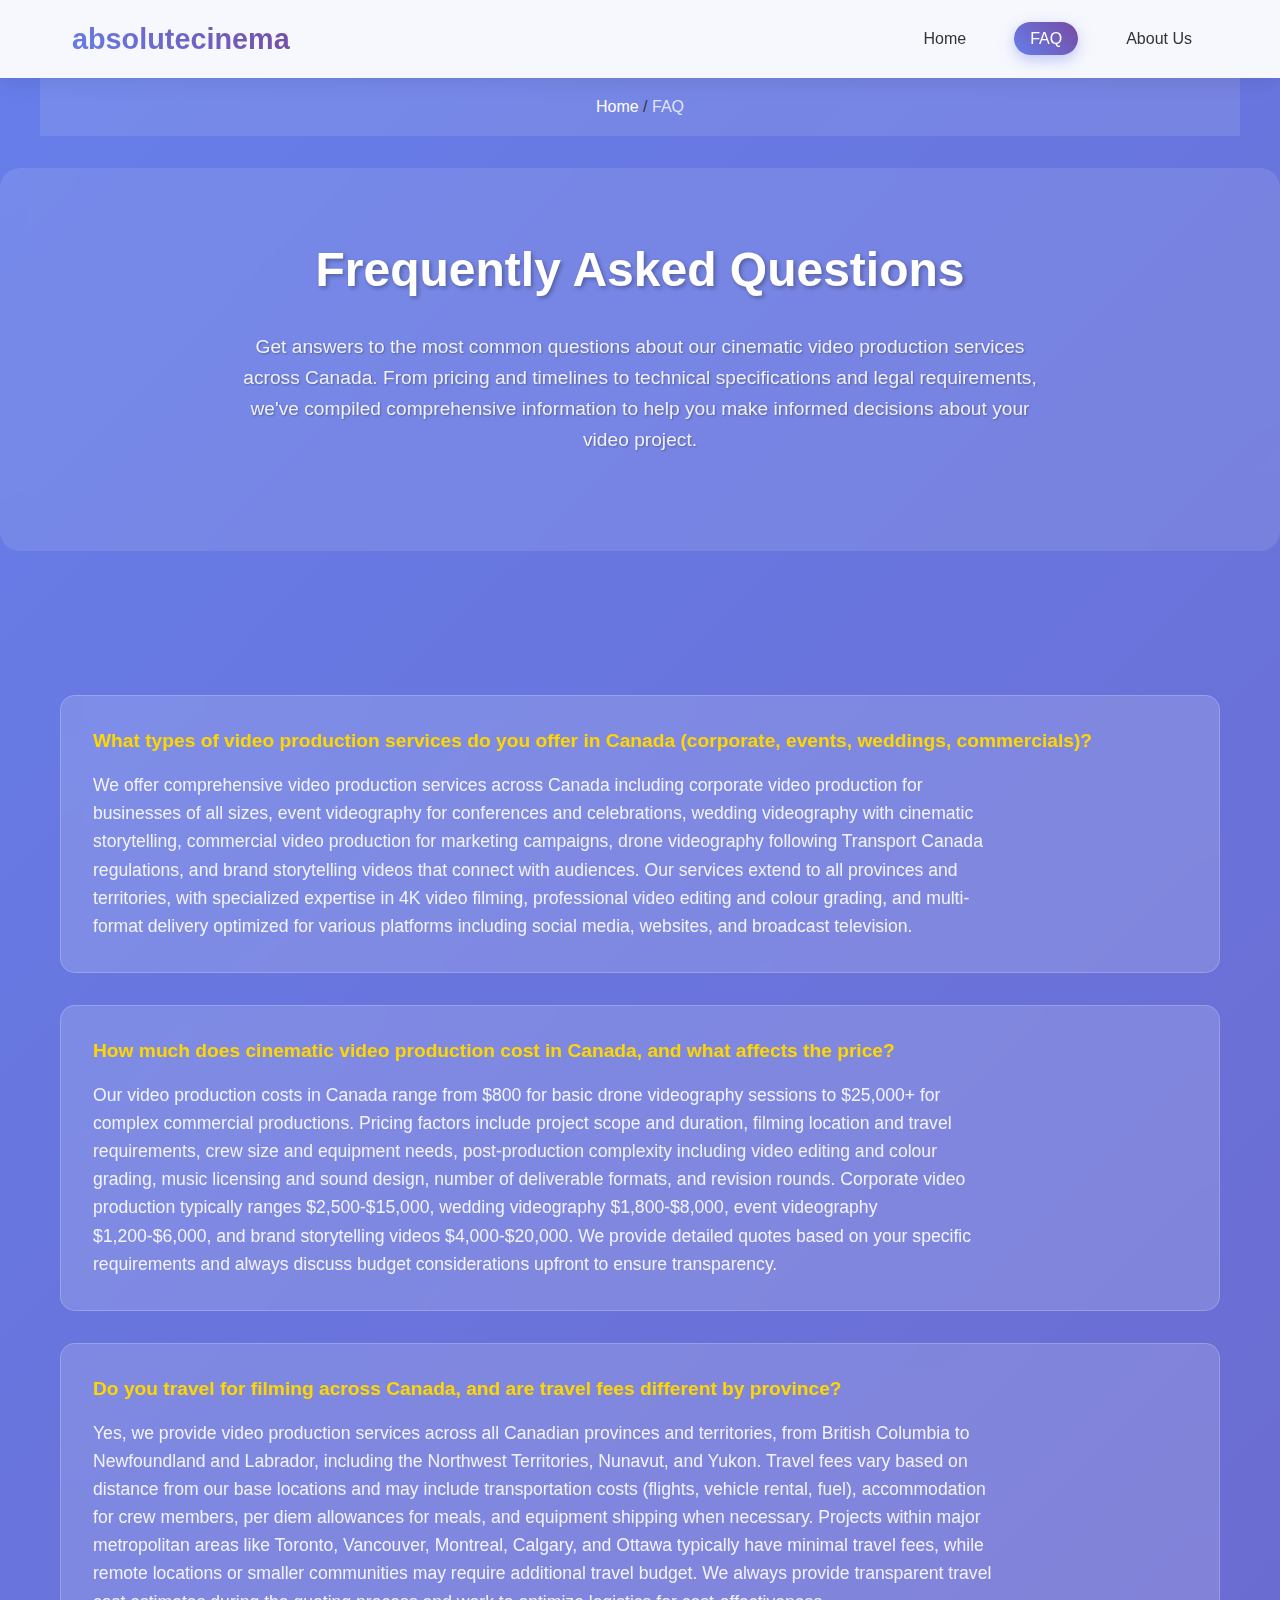
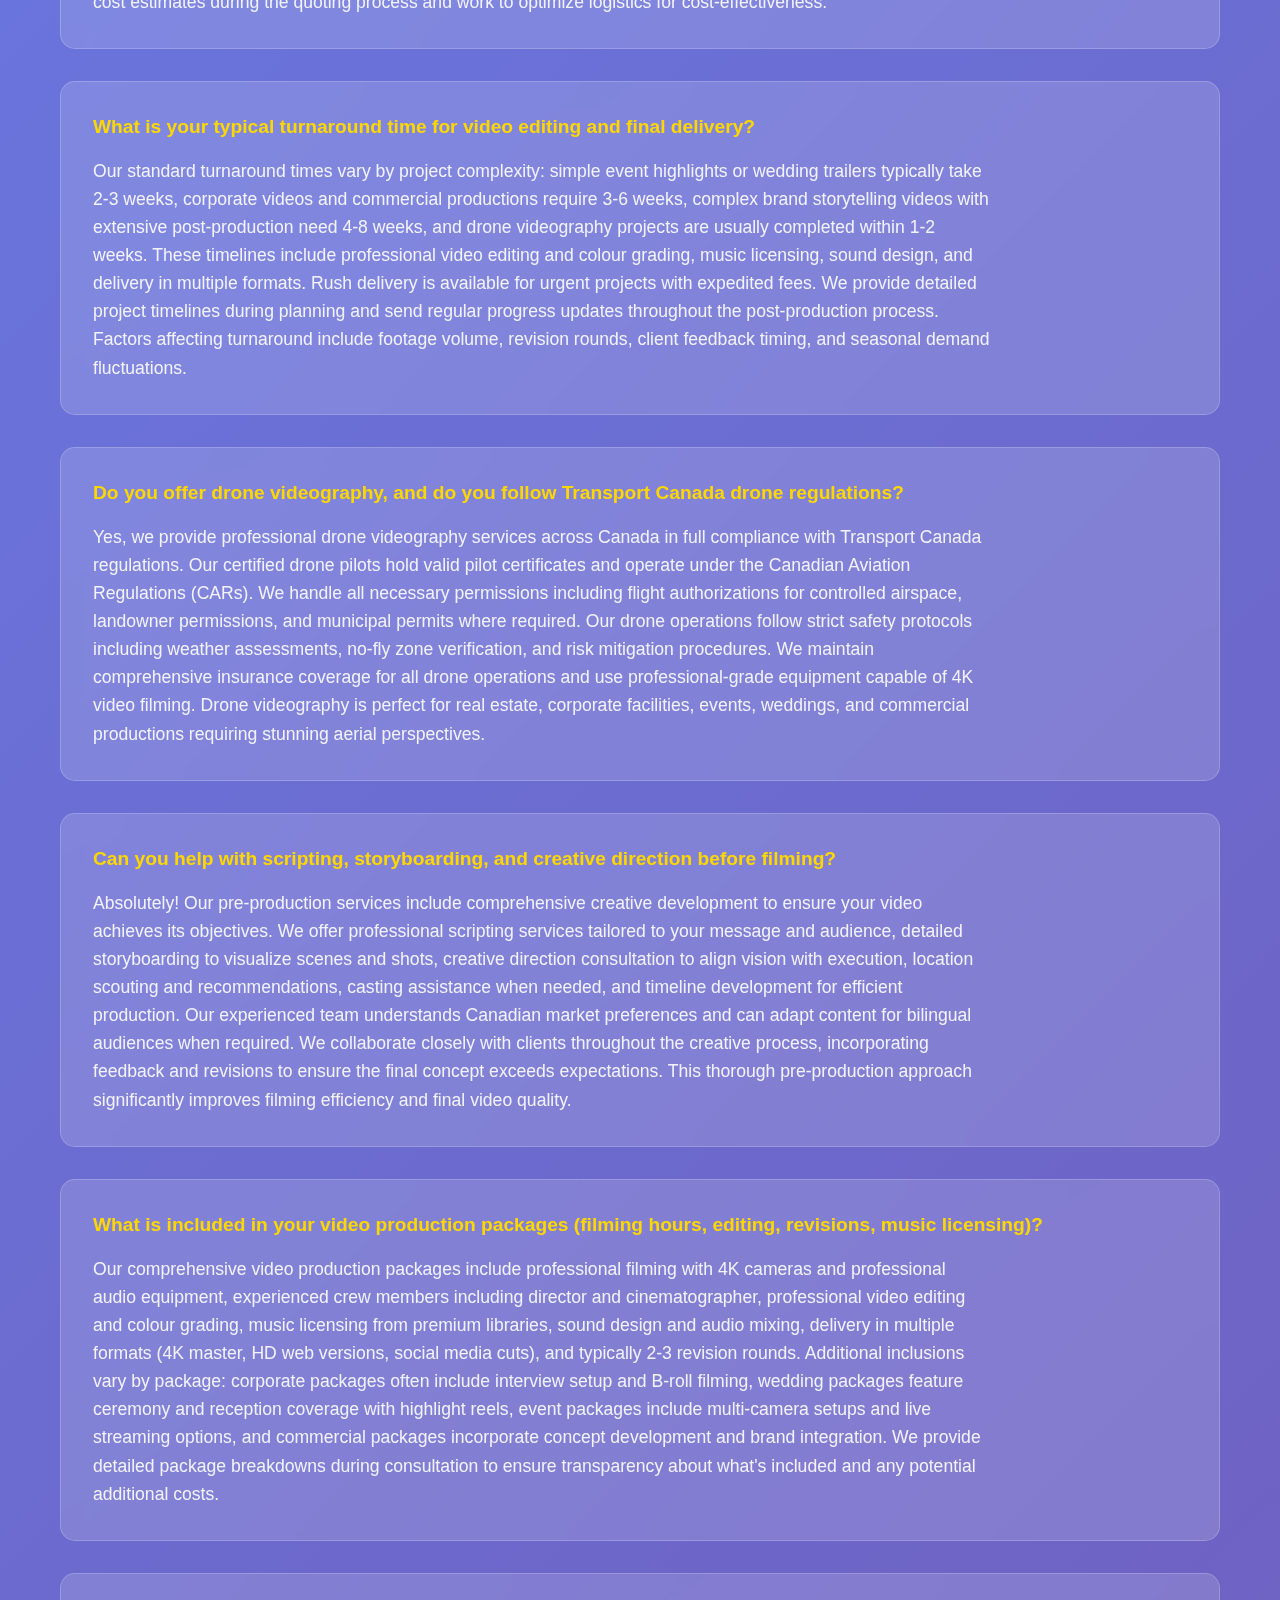
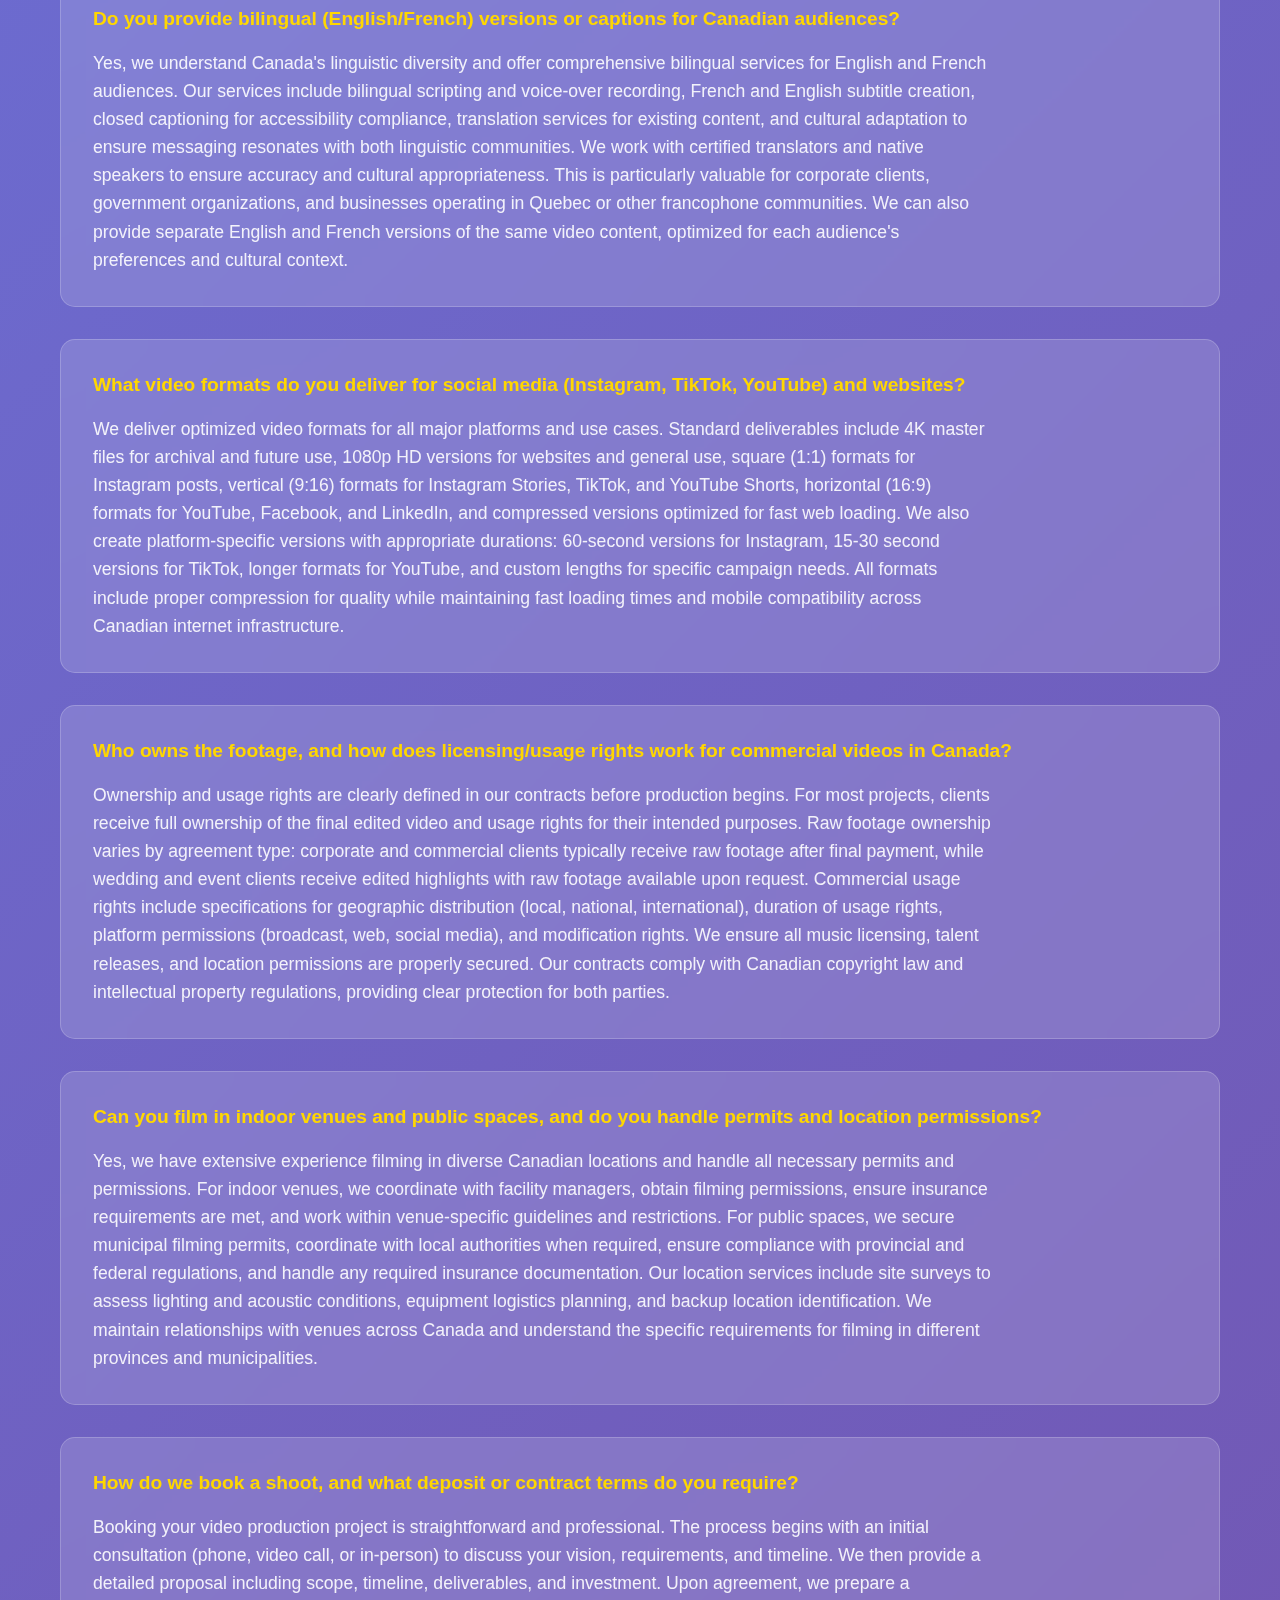
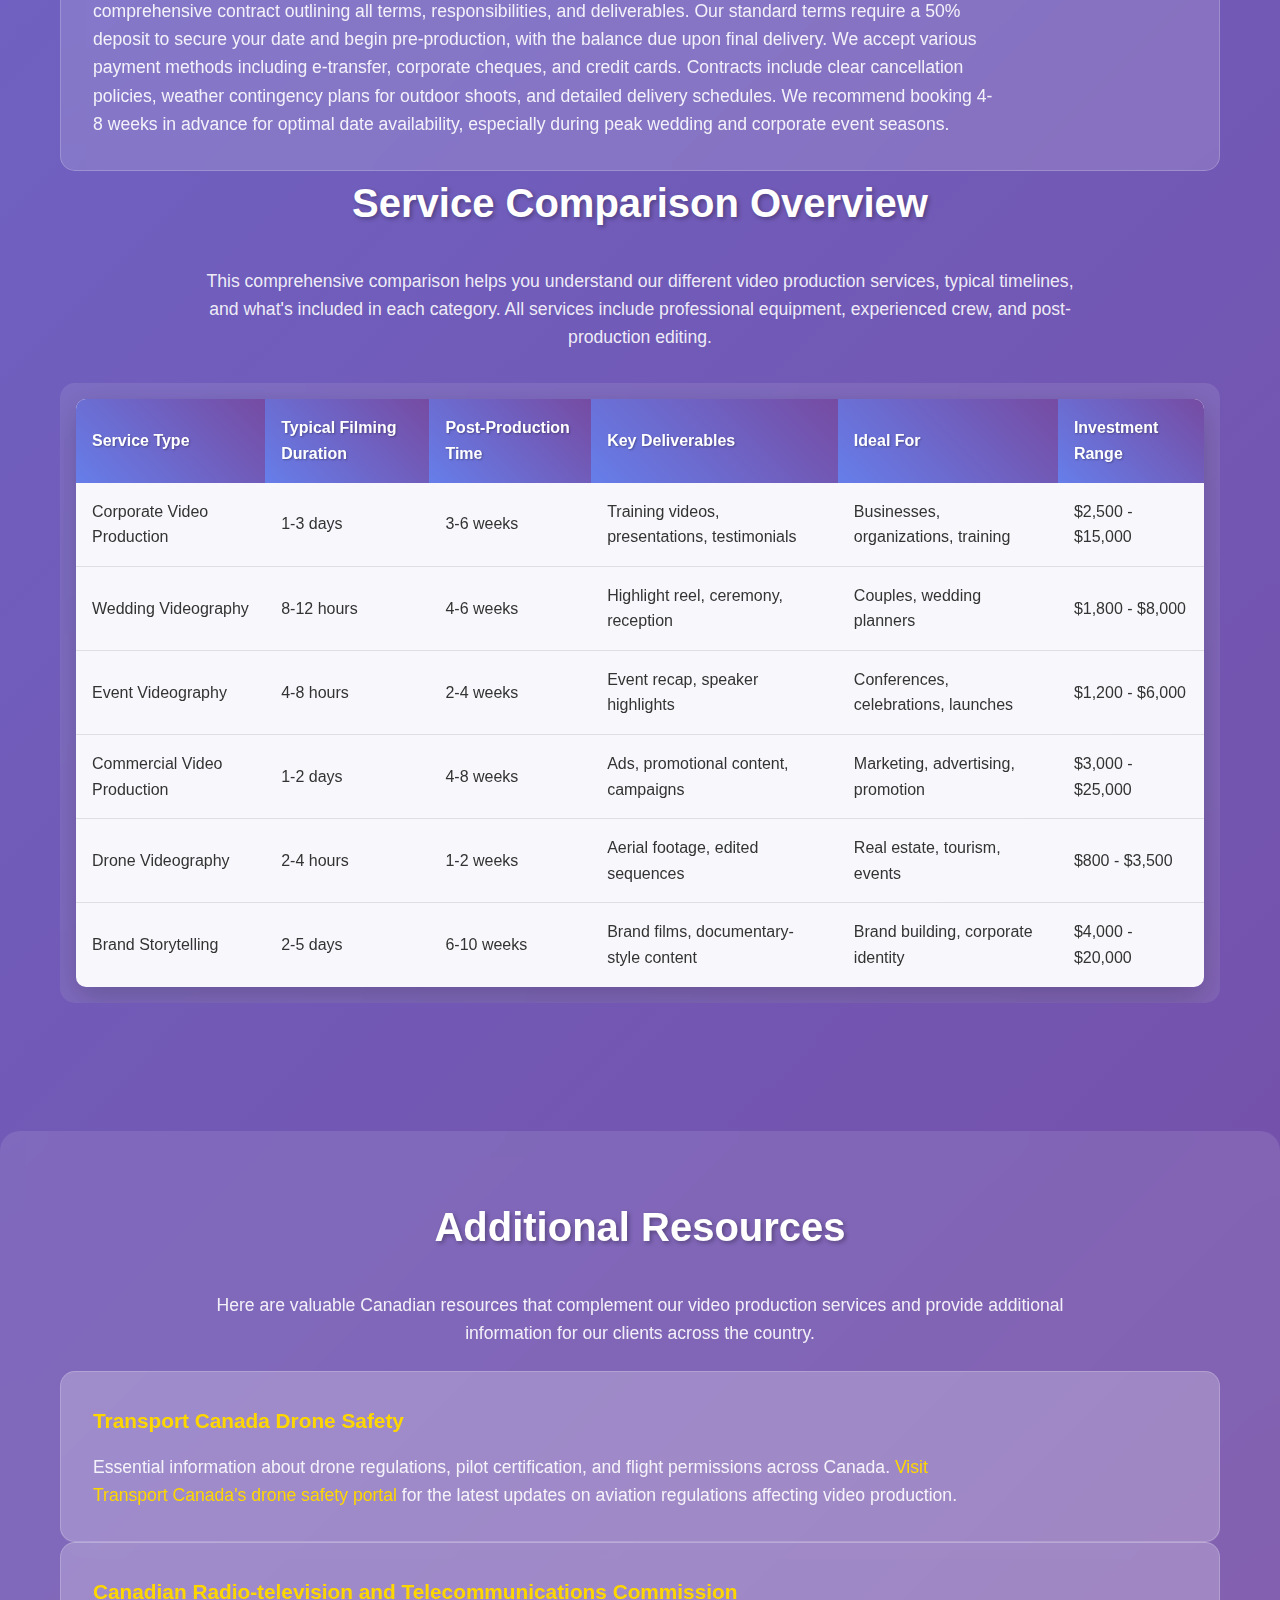
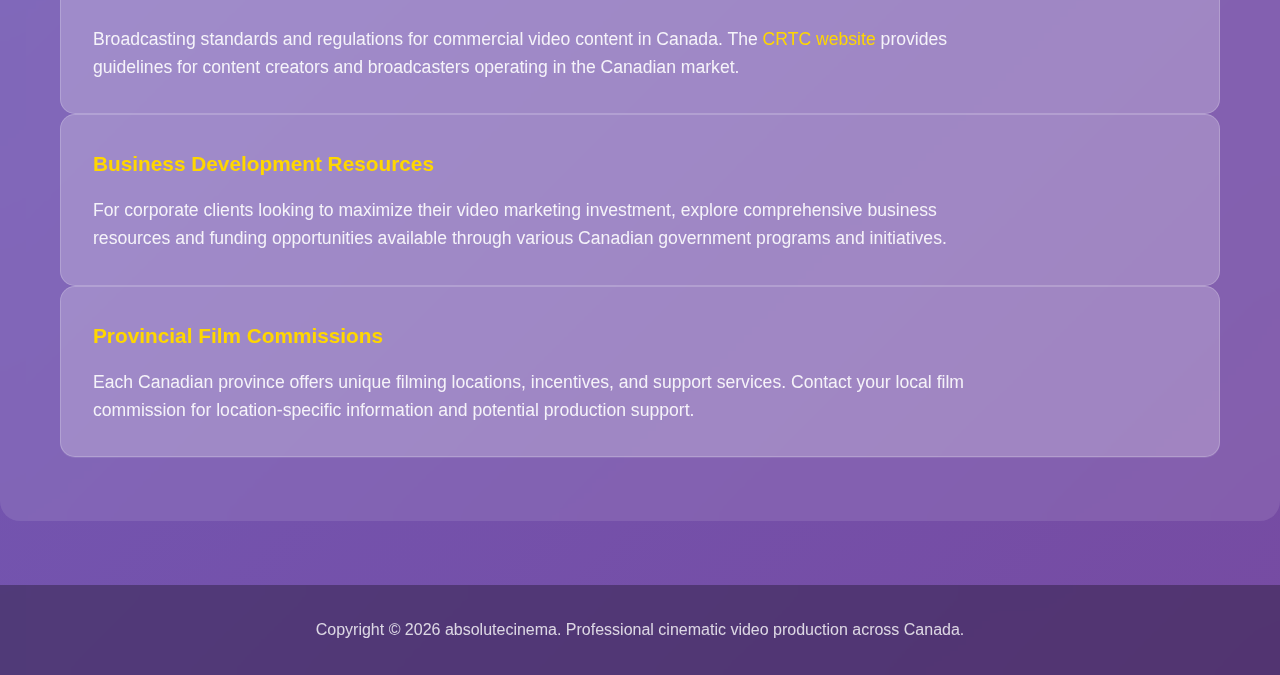
<file: faq.html>
<!DOCTYPE html>
<html lang="en-CA">
<head>
    <meta charset="UTF-8">
    <meta name="viewport" content="width=device-width, initial-scale=1.0">
    <title>FAQ - absolutecinema</title>
    <meta name="description" content="Answers on pricing, turnaround, travel across Canada, drone rules, licensing, and what's included in our video production packages.">
    <link rel="canonical" href="https://absolutecinema.ca/faq">
    <link rel="preload" href="/style.css" as="style">
    <link rel="stylesheet" href="/style.css">
    <meta property="og:title" content="FAQ - absolutecinema">
    <meta property="og:description" content="Answers on pricing, turnaround, travel across Canada, drone rules, licensing, and what's included in our video production packages.">
    <meta property="og:type" content="website">
    <meta property="og:url" content="https://absolutecinema.ca/faq">
    <meta property="og:locale" content="en_CA">
    <meta name="twitter:card" content="summary">
    <meta name="twitter:title" content="FAQ - absolutecinema">
    <meta name="twitter:description" content="Answers on pricing, turnaround, travel across Canada, drone rules, licensing, and what's included in our video production packages.">
    <script type="application/ld+json">
    {
        "@context": "https://schema.org",
        "@type": "FAQPage",
        "mainEntity": [
            {
                "@type": "Question",
                "name": "What types of video production services do you offer in Canada?",
                "acceptedAnswer": {
                    "@type": "Answer",
                    "text": "We offer comprehensive video production services including corporate videos, event videography, wedding videography, commercial video production, drone videography, and brand storytelling videos across all Canadian provinces and territories."
                }
            },
            {
                "@type": "Question",
                "name": "How much does cinematic video production cost in Canada?",
                "acceptedAnswer": {
                    "@type": "Answer",
                    "text": "Our video production costs range from $800 for basic drone videography to $25,000+ for complex commercial productions. Pricing depends on project scope, duration, location, crew size, equipment needs, and post-production requirements."
                }
            },
            {
                "@type": "Question",
                "name": "Do you travel for filming across Canada?",
                "acceptedAnswer": {
                    "@type": "Answer",
                    "text": "Yes, we provide video production services across all Canadian provinces and territories. Travel fees vary by distance and may include transportation, accommodation, and per diem costs for crew members."
                }
            }
        ]
    }
    </script>
    <script type="application/ld+json">
    {
        "@context": "https://schema.org",
        "@type": "BreadcrumbList",
        "itemListElement": [
            {
                "@type": "ListItem",
                "position": 1,
                "name": "Home",
                "item": "https://absolutecinema.ca/"
            },
            {
                "@type": "ListItem",
                "position": 2,
                "name": "FAQ",
                "item": "https://absolutecinema.ca/faq"
            }
        ]
    }
    </script>
</head>
<body>
    <header>
        <nav>
            <div class="nav-brand">
                <h1>absolutecinema</h1>
            </div>
            <ul class="nav-links">
                <li><a href="/">Home</a></li>
                <li><a href="/faq" class="active">FAQ</a></li>
                <li><a href="/about-us">About Us</a></li>
            </ul>
        </nav>
    </header>

    <main>
        <nav aria-label="breadcrumb" class="breadcrumb">
            <div class="container">
                <a href="/">Home</a> / <span>FAQ</span>
            </div>
        </nav>

        <section class="faq-hero">
            <div class="container">
                <h2>Frequently Asked Questions</h2>
                <p>Get answers to the most common questions about our cinematic video production services across Canada. From pricing and timelines to technical specifications and legal requirements, we've compiled comprehensive information to help you make informed decisions about your video project.</p>
            </div>
        </section>

        <section class="faq-content">
            <div class="container">
                <div class="faq-grid">
                    <div class="faq-item">
                        <h3>What types of video production services do you offer in Canada (corporate, events, weddings, commercials)?</h3>
                        <p>We offer comprehensive video production services across Canada including corporate video production for businesses of all sizes, event videography for conferences and celebrations, wedding videography with cinematic storytelling, commercial video production for marketing campaigns, drone videography following Transport Canada regulations, and brand storytelling videos that connect with audiences. Our services extend to all provinces and territories, with specialized expertise in 4K video filming, professional video editing and colour grading, and multi-format delivery optimized for various platforms including social media, websites, and broadcast television.</p>
                    </div>

                    <div class="faq-item">
                        <h3>How much does cinematic video production cost in Canada, and what affects the price?</h3>
                        <p>Our video production costs in Canada range from $800 for basic drone videography sessions to $25,000+ for complex commercial productions. Pricing factors include project scope and duration, filming location and travel requirements, crew size and equipment needs, post-production complexity including video editing and colour grading, music licensing and sound design, number of deliverable formats, and revision rounds. Corporate video production typically ranges $2,500-$15,000, wedding videography $1,800-$8,000, event videography $1,200-$6,000, and brand storytelling videos $4,000-$20,000. We provide detailed quotes based on your specific requirements and always discuss budget considerations upfront to ensure transparency.</p>
                    </div>

                    <div class="faq-item">
                        <h3>Do you travel for filming across Canada, and are travel fees different by province?</h3>
                        <p>Yes, we provide video production services across all Canadian provinces and territories, from British Columbia to Newfoundland and Labrador, including the Northwest Territories, Nunavut, and Yukon. Travel fees vary based on distance from our base locations and may include transportation costs (flights, vehicle rental, fuel), accommodation for crew members, per diem allowances for meals, and equipment shipping when necessary. Projects within major metropolitan areas like Toronto, Vancouver, Montreal, Calgary, and Ottawa typically have minimal travel fees, while remote locations or smaller communities may require additional travel budget. We always provide transparent travel cost estimates during the quoting process and work to optimize logistics for cost-effectiveness.</p>
                    </div>

                    <div class="faq-item">
                        <h3>What is your typical turnaround time for video editing and final delivery?</h3>
                        <p>Our standard turnaround times vary by project complexity: simple event highlights or wedding trailers typically take 2-3 weeks, corporate videos and commercial productions require 3-6 weeks, complex brand storytelling videos with extensive post-production need 4-8 weeks, and drone videography projects are usually completed within 1-2 weeks. These timelines include professional video editing and colour grading, music licensing, sound design, and delivery in multiple formats. Rush delivery is available for urgent projects with expedited fees. We provide detailed project timelines during planning and send regular progress updates throughout the post-production process. Factors affecting turnaround include footage volume, revision rounds, client feedback timing, and seasonal demand fluctuations.</p>
                    </div>

                    <div class="faq-item">
                        <h3>Do you offer drone videography, and do you follow Transport Canada drone regulations?</h3>
                        <p>Yes, we provide professional drone videography services across Canada in full compliance with Transport Canada regulations. Our certified drone pilots hold valid pilot certificates and operate under the Canadian Aviation Regulations (CARs). We handle all necessary permissions including flight authorizations for controlled airspace, landowner permissions, and municipal permits where required. Our drone operations follow strict safety protocols including weather assessments, no-fly zone verification, and risk mitigation procedures. We maintain comprehensive insurance coverage for all drone operations and use professional-grade equipment capable of 4K video filming. Drone videography is perfect for real estate, corporate facilities, events, weddings, and commercial productions requiring stunning aerial perspectives.</p>
                    </div>

                    <div class="faq-item">
                        <h3>Can you help with scripting, storyboarding, and creative direction before filming?</h3>
                        <p>Absolutely! Our pre-production services include comprehensive creative development to ensure your video achieves its objectives. We offer professional scripting services tailored to your message and audience, detailed storyboarding to visualize scenes and shots, creative direction consultation to align vision with execution, location scouting and recommendations, casting assistance when needed, and timeline development for efficient production. Our experienced team understands Canadian market preferences and can adapt content for bilingual audiences when required. We collaborate closely with clients throughout the creative process, incorporating feedback and revisions to ensure the final concept exceeds expectations. This thorough pre-production approach significantly improves filming efficiency and final video quality.</p>
                    </div>

                    <div class="faq-item">
                        <h3>What is included in your video production packages (filming hours, editing, revisions, music licensing)?</h3>
                        <p>Our comprehensive video production packages include professional filming with 4K cameras and professional audio equipment, experienced crew members including director and cinematographer, professional video editing and colour grading, music licensing from premium libraries, sound design and audio mixing, delivery in multiple formats (4K master, HD web versions, social media cuts), and typically 2-3 revision rounds. Additional inclusions vary by package: corporate packages often include interview setup and B-roll filming, wedding packages feature ceremony and reception coverage with highlight reels, event packages include multi-camera setups and live streaming options, and commercial packages incorporate concept development and brand integration. We provide detailed package breakdowns during consultation to ensure transparency about what's included and any potential additional costs.</p>
                    </div>

                    <div class="faq-item">
                        <h3>Do you provide bilingual (English/French) versions or captions for Canadian audiences?</h3>
                        <p>Yes, we understand Canada's linguistic diversity and offer comprehensive bilingual services for English and French audiences. Our services include bilingual scripting and voice-over recording, French and English subtitle creation, closed captioning for accessibility compliance, translation services for existing content, and cultural adaptation to ensure messaging resonates with both linguistic communities. We work with certified translators and native speakers to ensure accuracy and cultural appropriateness. This is particularly valuable for corporate clients, government organizations, and businesses operating in Quebec or other francophone communities. We can also provide separate English and French versions of the same video content, optimized for each audience's preferences and cultural context.</p>
                    </div>

                    <div class="faq-item">
                        <h3>What video formats do you deliver for social media (Instagram, TikTok, YouTube) and websites?</h3>
                        <p>We deliver optimized video formats for all major platforms and use cases. Standard deliverables include 4K master files for archival and future use, 1080p HD versions for websites and general use, square (1:1) formats for Instagram posts, vertical (9:16) formats for Instagram Stories, TikTok, and YouTube Shorts, horizontal (16:9) formats for YouTube, Facebook, and LinkedIn, and compressed versions optimized for fast web loading. We also create platform-specific versions with appropriate durations: 60-second versions for Instagram, 15-30 second versions for TikTok, longer formats for YouTube, and custom lengths for specific campaign needs. All formats include proper compression for quality while maintaining fast loading times and mobile compatibility across Canadian internet infrastructure.</p>
                    </div>

                    <div class="faq-item">
                        <h3>Who owns the footage, and how does licensing/usage rights work for commercial videos in Canada?</h3>
                        <p>Ownership and usage rights are clearly defined in our contracts before production begins. For most projects, clients receive full ownership of the final edited video and usage rights for their intended purposes. Raw footage ownership varies by agreement type: corporate and commercial clients typically receive raw footage after final payment, while wedding and event clients receive edited highlights with raw footage available upon request. Commercial usage rights include specifications for geographic distribution (local, national, international), duration of usage rights, platform permissions (broadcast, web, social media), and modification rights. We ensure all music licensing, talent releases, and location permissions are properly secured. Our contracts comply with Canadian copyright law and intellectual property regulations, providing clear protection for both parties.</p>
                    </div>

                    <div class="faq-item">
                        <h3>Can you film in indoor venues and public spaces, and do you handle permits and location permissions?</h3>
                        <p>Yes, we have extensive experience filming in diverse Canadian locations and handle all necessary permits and permissions. For indoor venues, we coordinate with facility managers, obtain filming permissions, ensure insurance requirements are met, and work within venue-specific guidelines and restrictions. For public spaces, we secure municipal filming permits, coordinate with local authorities when required, ensure compliance with provincial and federal regulations, and handle any required insurance documentation. Our location services include site surveys to assess lighting and acoustic conditions, equipment logistics planning, and backup location identification. We maintain relationships with venues across Canada and understand the specific requirements for filming in different provinces and municipalities.</p>
                    </div>

                    <div class="faq-item">
                        <h3>How do we book a shoot, and what deposit or contract terms do you require?</h3>
                        <p>Booking your video production project is straightforward and professional. The process begins with an initial consultation (phone, video call, or in-person) to discuss your vision, requirements, and timeline. We then provide a detailed proposal including scope, timeline, deliverables, and investment. Upon agreement, we prepare a comprehensive contract outlining all terms, responsibilities, and deliverables. Our standard terms require a 50% deposit to secure your date and begin pre-production, with the balance due upon final delivery. We accept various payment methods including e-transfer, corporate cheques, and credit cards. Contracts include clear cancellation policies, weather contingency plans for outdoor shoots, and detailed delivery schedules. We recommend booking 4-8 weeks in advance for optimal date availability, especially during peak wedding and corporate event seasons.</p>
                    </div>
                </div>

                <div class="pricing-table-section">
                    <h2>Service Comparison Overview</h2>
                    <p>This comprehensive comparison helps you understand our different video production services, typical timelines, and what's included in each category. All services include professional equipment, experienced crew, and post-production editing.</p>
                    
                    <div class="table-wrapper">
                        <table class="comparison-table">
                            <thead>
                                <tr>
                                    <th>Service Type</th>
                                    <th>Typical Filming Duration</th>
                                    <th>Post-Production Time</th>
                                    <th>Key Deliverables</th>
                                    <th>Ideal For</th>
                                    <th>Investment Range</th>
                                </tr>
                            </thead>
                            <tbody>
                                <tr>
                                    <td>Corporate Video Production</td>
                                    <td>1-3 days</td>
                                    <td>3-6 weeks</td>
                                    <td>Training videos, presentations, testimonials</td>
                                    <td>Businesses, organizations, training</td>
                                    <td>$2,500 - $15,000</td>
                                </tr>
                                <tr>
                                    <td>Wedding Videography</td>
                                    <td>8-12 hours</td>
                                    <td>4-6 weeks</td>
                                    <td>Highlight reel, ceremony, reception</td>
                                    <td>Couples, wedding planners</td>
                                    <td>$1,800 - $8,000</td>
                                </tr>
                                <tr>
                                    <td>Event Videography</td>
                                    <td>4-8 hours</td>
                                    <td>2-4 weeks</td>
                                    <td>Event recap, speaker highlights</td>
                                    <td>Conferences, celebrations, launches</td>
                                    <td>$1,200 - $6,000</td>
                                </tr>
                                <tr>
                                    <td>Commercial Video Production</td>
                                    <td>1-2 days</td>
                                    <td>4-8 weeks</td>
                                    <td>Ads, promotional content, campaigns</td>
                                    <td>Marketing, advertising, promotion</td>
                                    <td>$3,000 - $25,000</td>
                                </tr>
                                <tr>
                                    <td>Drone Videography</td>
                                    <td>2-4 hours</td>
                                    <td>1-2 weeks</td>
                                    <td>Aerial footage, edited sequences</td>
                                    <td>Real estate, tourism, events</td>
                                    <td>$800 - $3,500</td>
                                </tr>
                                <tr>
                                    <td>Brand Storytelling</td>
                                    <td>2-5 days</td>
                                    <td>6-10 weeks</td>
                                    <td>Brand films, documentary-style content</td>
                                    <td>Brand building, corporate identity</td>
                                    <td>$4,000 - $20,000</td>
                                </tr>
                            </tbody>
                        </table>
                    </div>
                </div>
            </div>
        </section>

        <section class="additional-resources">
            <div class="container">
                <h2>Additional Resources</h2>
                <p>Here are valuable Canadian resources that complement our video production services and provide additional information for our clients across the country.</p>
                
                <div class="resource-grid">
                    <div class="resource-card">
                        <h3>Transport Canada Drone Safety</h3>
                        <p>Essential information about drone regulations, pilot certification, and flight permissions across Canada. <a href="https://tc.canada.ca/en/aviation/drone-safety" target="_blank" rel="noopener">Visit Transport Canada's drone safety portal</a> for the latest updates on aviation regulations affecting video production.</p>
                    </div>
                    <div class="resource-card">
                        <h3>Canadian Radio-television and Telecommunications Commission</h3>
                        <p>Broadcasting standards and regulations for commercial video content in Canada. The <a href="https://crtc.gc.ca" target="_blank" rel="noopener">CRTC website</a> provides guidelines for content creators and broadcasters operating in the Canadian market.</p>
                    </div>
                    <div class="resource-card">
                        <h3>Business Development Resources</h3>
                        <p>For corporate clients looking to maximize their video marketing investment, explore comprehensive business resources and funding opportunities available through various Canadian government programs and initiatives.</p>
                    </div>
                    <div class="resource-card">
                        <h3>Provincial Film Commissions</h3>
                        <p>Each Canadian province offers unique filming locations, incentives, and support services. Contact your local film commission for location-specific information and potential production support.</p>
                    </div>
                </div>
            </div>
        </section>
    </main>

    <footer>
        <div class="container">
            <p>Copyright © 2026 absolutecinema. Professional cinematic video production across Canada.</p>
        </div>
    </footer>
</body>
</html>
</file>
<file: style.css>
/* Reset and Base Styles */
* {
    margin: 0;
    padding: 0;
    box-sizing: border-box;
}

body {
    font-family: 'Segoe UI', Tahoma, Geneva, Verdana, sans-serif;
    line-height: 1.6;
    color: #333;
    background: linear-gradient(135deg, #667eea 0%, #764ba2 100%);
    min-height: 100vh;
}

.container {
    max-width: 1200px;
    margin: 0 auto;
    padding: 0 20px;
}

/* Header and Navigation */
header {
    background: rgba(255, 255, 255, 0.95);
    backdrop-filter: blur(10px);
    box-shadow: 0 2px 20px rgba(0, 0, 0, 0.1);
    position: sticky;
    top: 0;
    z-index: 1000;
    transition: all 0.3s ease;
}

nav {
    display: flex;
    justify-content: space-between;
    align-items: center;
    padding: 1rem 2rem;
    max-width: 1200px;
    margin: 0 auto;
}

.nav-brand h1 {
    font-size: 1.8rem;
    font-weight: 700;
    background: linear-gradient(45deg, #667eea, #764ba2);
    -webkit-background-clip: text;
    -webkit-text-fill-color: transparent;
    background-clip: text;
}

.nav-links {
    display: flex;
    list-style: none;
    gap: 2rem;
}

.nav-links a {
    text-decoration: none;
    color: #333;
    font-weight: 500;
    padding: 0.5rem 1rem;
    border-radius: 25px;
    transition: all 0.3s ease;
    position: relative;
    overflow: hidden;
}

.nav-links a:hover,
.nav-links a.active {
    background: linear-gradient(45deg, #667eea, #764ba2);
    color: white;
    transform: translateY(-2px);
    box-shadow: 0 5px 15px rgba(102, 126, 234, 0.4);
}

/* Breadcrumb */
.breadcrumb {
    background: rgba(255, 255, 255, 0.1);
    padding: 1rem 0;
    margin-bottom: 2rem;
}

.breadcrumb a {
    color: white;
    text-decoration: none;
    transition: color 0.3s ease;
}

.breadcrumb a:hover {
    color: #ffd700;
}

.breadcrumb span {
    color: rgba(255, 255, 255, 0.8);
}

/* Main Content */
main {
    min-height: calc(100vh - 200px);
}

/* Hero Sections */
.hero,
.faq-hero,
.about-hero {
    padding: 4rem 0;
    text-align: center;
    color: white;
}

.hero h2,
.faq-hero h2,
.about-hero h2 {
    font-size: 3rem;
    margin-bottom: 1.5rem;
    text-shadow: 2px 2px 4px rgba(0, 0, 0, 0.3);
    animation: fadeInUp 1s ease;
}

.hero-text,
.faq-hero p,
.about-hero p {
    font-size: 1.2rem;
    margin-bottom: 2rem;
    max-width: 800px;
    margin-left: auto;
    margin-right: auto;
    text-shadow: 1px 1px 2px rgba(0, 0, 0, 0.3);
    animation: fadeInUp 1s ease 0.2s both;
}

/* Buttons */
.cta-buttons {
    display: flex;
    gap: 1rem;
    justify-content: center;
    flex-wrap: wrap;
    animation: fadeInUp 1s ease 0.4s both;
}

.btn-primary,
.btn-secondary {
    padding: 1rem 2rem;
    border-radius: 50px;
    text-decoration: none;
    font-weight: 600;
    transition: all 0.3s ease;
    display: inline-block;
    position: relative;
    overflow: hidden;
}

.btn-primary {
    background: linear-gradient(45deg, #ff6b6b, #ee5a24);
    color: white;
    box-shadow: 0 5px 15px rgba(255, 107, 107, 0.4);
}

.btn-secondary {
    background: rgba(255, 255, 255, 0.2);
    color: white;
    border: 2px solid rgba(255, 255, 255, 0.3);
    backdrop-filter: blur(10px);
}

.btn-primary:hover {
    transform: translateY(-3px);
    box-shadow: 0 8px 25px rgba(255, 107, 107, 0.6);
}

.btn-secondary:hover {
    background: rgba(255, 255, 255, 0.3);
    transform: translateY(-3px);
    box-shadow: 0 8px 25px rgba(255, 255, 255, 0.3);
}

/* Sections */
section {
    padding: 4rem 0;
    margin-bottom: 2rem;
}

section:nth-child(even) {
    background: rgba(255, 255, 255, 0.1);
    backdrop-filter: blur(10px);
    border-radius: 20px;
    margin: 2rem 0;
}

section h2 {
    font-size: 2.5rem;
    margin-bottom: 2rem;
    text-align: center;
    color: white;
    text-shadow: 2px 2px 4px rgba(0, 0, 0, 0.3);
}

section p {
    font-size: 1.1rem;
    margin-bottom: 1.5rem;
    color: rgba(255, 255, 255, 0.9);
    text-align: center;
    max-width: 900px;
    margin-left: auto;
    margin-right: auto;
}

/* Service Grid */
.service-grid {
    display: grid;
    grid-template-columns: repeat(auto-fit, minmax(350px, 1fr));
    gap: 2rem;
    margin-top: 3rem;
}

.service-card {
    background: rgba(255, 255, 255, 0.15);
    padding: 2rem;
    border-radius: 15px;
    backdrop-filter: blur(10px);
    border: 1px solid rgba(255, 255, 255, 0.2);
    transition: all 0.3s ease;
    text-align: left;
}

.service-card:hover {
    transform: translateY(-10px);
    box-shadow: 0 15px 35px rgba(0, 0, 0, 0.2);
    background: rgba(255, 255, 255, 0.25);
}

.service-card h3 {
    font-size: 1.4rem;
    margin-bottom: 1rem;
    color: white;
    text-shadow: 1px 1px 2px rgba(0, 0, 0, 0.3);
}

.service-card p {
    color: rgba(255, 255, 255, 0.9);
    text-align: left;
    margin: 0;
}

/* Benefits */
.benefits-list {
    display: grid;
    grid-template-columns: repeat(auto-fit, minmax(300px, 1fr));
    gap: 2rem;
    margin-top: 3rem;
}

.benefit {
    background: rgba(255, 255, 255, 0.1);
    padding: 2rem;
    border-radius: 15px;
    backdrop-filter: blur(10px);
    border-left: 4px solid #ffd700;
    transition: all 0.3s ease;
}

.benefit:hover {
    transform: translateX(10px);
    background: rgba(255, 255, 255, 0.2);
}

.benefit h3 {
    color: #ffd700;
    margin-bottom: 1rem;
    font-size: 1.3rem;
}

.benefit p {
    color: rgba(255, 255, 255, 0.9);
    text-align: left;
    margin: 0;
}

/* Process Steps */
.process-steps {
    display: grid;
    grid-template-columns: repeat(auto-fit, minmax(250px, 1fr));
    gap: 2rem;
    margin-top: 3rem;
}

.step {
    background: rgba(255, 255, 255, 0.15);
    padding: 2rem;
    border-radius: 15px;
    text-align: center;
    backdrop-filter: blur(10px);
    border: 1px solid rgba(255, 255, 255, 0.2);
    transition: all 0.3s ease;
    position: relative;
}

.step:hover {
    transform: scale(1.05);
    background: rgba(255, 255, 255, 0.25);
}

.step-number {
    width: 60px;
    height: 60px;
    background: linear-gradient(45deg, #ff6b6b, #ee5a24);
    border-radius: 50%;
    display: flex;
    align-items: center;
    justify-content: center;
    font-size: 1.5rem;
    font-weight: bold;
    color: white;
    margin: 0 auto 1rem;
    box-shadow: 0 5px 15px rgba(255, 107, 107, 0.4);
}

.step h3 {
    color: white;
    margin-bottom: 1rem;
    font-size: 1.3rem;
}

.step p {
    color: rgba(255, 255, 255, 0.9);
    text-align: left;
    margin: 0;
}

/* Tables */
.info-table-wrapper,
.table-wrapper {
    overflow-x: auto;
    margin: 2rem 0;
    border-radius: 15px;
    background: rgba(255, 255, 255, 0.1);
    backdrop-filter: blur(10px);
    padding: 1rem;
}

.info-table,
.comparison-table,
.qualifications-table {
    width: 100%;
    border-collapse: collapse;
    background: rgba(255, 255, 255, 0.95);
    border-radius: 10px;
    overflow: hidden;
    box-shadow: 0 10px 30px rgba(0, 0, 0, 0.2);
}

.info-table th,
.comparison-table th,
.qualifications-table th {
    background: linear-gradient(45deg, #667eea, #764ba2);
    color: white;
    padding: 1rem;
    text-align: left;
    font-weight: 600;
    text-shadow: 1px 1px 2px rgba(0, 0, 0, 0.3);
}

.info-table td,
.comparison-table td,
.qualifications-table td {
    padding: 1rem;
    border-bottom: 1px solid rgba(0, 0, 0, 0.1);
    color: #333;
    transition: background-color 0.3s ease;
}

.info-table tr:hover td,
.comparison-table tr:hover td,
.qualifications-table tr:hover td {
    background: rgba(102, 126, 234, 0.1);
}

.info-table tr:last-child td,
.comparison-table tr:last-child td,
.qualifications-table tr:last-child td {
    border-bottom: none;
}

/* FAQ Styles */
.faq-grid {
    display: grid;
    gap: 2rem;
    margin-top: 3rem;
}

.faq-item {
    background: rgba(255, 255, 255, 0.15);
    padding: 2rem;
    border-radius: 15px;
    backdrop-filter: blur(10px);
    border: 1px solid rgba(255, 255, 255, 0.2);
    transition: all 0.3s ease;
}

.faq-item:hover {
    background: rgba(255, 255, 255, 0.25);
    transform: translateY(-5px);
    box-shadow: 0 10px 25px rgba(0, 0, 0, 0.2);
}

.faq-item h3 {
    color: #ffd700;
    margin-bottom: 1rem;
    font-size: 1.2rem;
    line-height: 1.4;
}

.faq-item p {
    color: rgba(255, 255, 255, 0.9);
    text-align: left;
    margin: 0;
    line-height: 1.6;
}

/* About Page Styles */
.values-grid,
.resources-grid {
    display: grid;
    grid-template-columns: repeat(auto-fit, minmax(300px, 1fr));
    gap: 2rem;
    margin-top: 3rem;
}

.value-card,
.resource-card,
.resource-item {
    background: rgba(255, 255, 255, 0.15);
    padding: 2rem;
    border-radius: 15px;
    backdrop-filter: blur(10px);
    border: 1px solid rgba(255, 255, 255, 0.2);
    transition: all 0.3s ease;
}

.value-card:hover,
.resource-card:hover,
.resource-item:hover {
    transform: translateY(-10px);
    background: rgba(255, 255, 255, 0.25);
    box-shadow: 0 15px 35px rgba(0, 0, 0, 0.2);
}

.value-card h3,
.resource-card h3,
.resource-item h3 {
    color: #ffd700;
    margin-bottom: 1rem;
    font-size: 1.3rem;
}

.value-card p,
.resource-card p,
.resource-item p {
    color: rgba(255, 255, 255, 0.9);
    text-align: left;
    margin: 0;
}

/* Team Sections */
.team-section {
    background: rgba(255, 255, 255, 0.1);
    padding: 2rem;
    border-radius: 15px;
    margin-bottom: 2rem;
    backdrop-filter: blur(10px);
    border-left: 4px solid #ffd700;
}

.team-section h3 {
    color: #ffd700;
    margin-bottom: 1rem;
    font-size: 1.4rem;
}

.team-section p {
    color: rgba(255, 255, 255, 0.9);
    text-align: left;
    margin: 0;
}

/* Contact Styles */
.contact-grid {
    display: grid;
    grid-template-columns: repeat(auto-fit, minmax(250px, 1fr));
    gap: 2rem;
    margin-top: 2rem;
}

.contact-card {
    background: rgba(255, 255, 255, 0.15);
    padding: 2rem;
    border-radius: 15px;
    backdrop-filter: blur(10px);
    border: 1px solid rgba(255, 255, 255, 0.2);
    text-align: center;
    transition: all 0.3s ease;
}

.contact-card:hover {
    transform: translateY(-5px);
    background: rgba(255, 255, 255, 0.25);
}

.contact-card h3 {
    color: #ffd700;
    margin-bottom: 1rem;
    font-size: 1.2rem;
}

.contact-card p {
    color: rgba(255, 255, 255, 0.9);
    margin: 0.5rem 0;
    text-align: left;
}

/* Links */
a {
    color: #ffd700;
    text-decoration: none;
    transition: all 0.3s ease;
}

a:hover {
    color: #ffed4e;
    text-shadow: 0 0 5px rgba(255, 215, 0, 0.5);
}

/* Footer */
footer {
    background: rgba(0, 0, 0, 0.3);
    backdrop-filter: blur(10px);
    padding: 2rem 0;
    text-align: center;
    color: rgba(255, 255, 255, 0.8);
    margin-top: 4rem;
}

/* Animations */
@keyframes fadeInUp {
    from {
        opacity: 0;
        transform: translateY(30px);
    }
    to {
        opacity: 1;
        transform: translateY(0);
    }
}

/* Responsive Design */
@media (max-width: 768px) {
    .nav-links {
        flex-direction: column;
        gap: 1rem;
    }
    
    .hero h2,
    .faq-hero h2,
    .about-hero h2 {
        font-size: 2rem;
    }
    
    .hero-text,
    .faq-hero p,
    .about-hero p {
        font-size: 1rem;
    }
    
    .cta-buttons {
        flex-direction: column;
        align-items: center;
    }
    
    .service-grid,
    .benefits-list,
    .process-steps,
    .values-grid,
    .resources-grid {
        grid-template-columns: 1fr;
    }
    
    .container {
        padding: 0 15px;
    }
    
    section {
        padding: 2rem 0;
    }
    
    section h2 {
        font-size: 2rem;
    }
}

@media (max-width: 480px) {
    nav {
        padding: 1rem;
        flex-direction: column;
        gap: 1rem;
    }
    
    .nav-brand h1 {
        font-size: 1.5rem;
    }
    
    .hero h2,
    .faq-hero h2,
    .about-hero h2 {
        font-size: 1.8rem;
    }
    
    .btn-primary,
    .btn-secondary {
        padding: 0.8rem 1.5rem;
        font-size: 0.9rem;
    }
    
    .service-card,
    .benefit,
    .step,
    .faq-item,
    .value-card,
    .contact-card {
        padding: 1.5rem;
    }
    
    .info-table-wrapper,
    .table-wrapper {
        font-size: 0.9rem;
    }
    
    .info-table th,
    .info-table td,
    .comparison-table th,
    .comparison-table td,
    .qualifications-table th,
    .qualifications-table td {
        padding: 0.8rem;
    }
}
</file>
